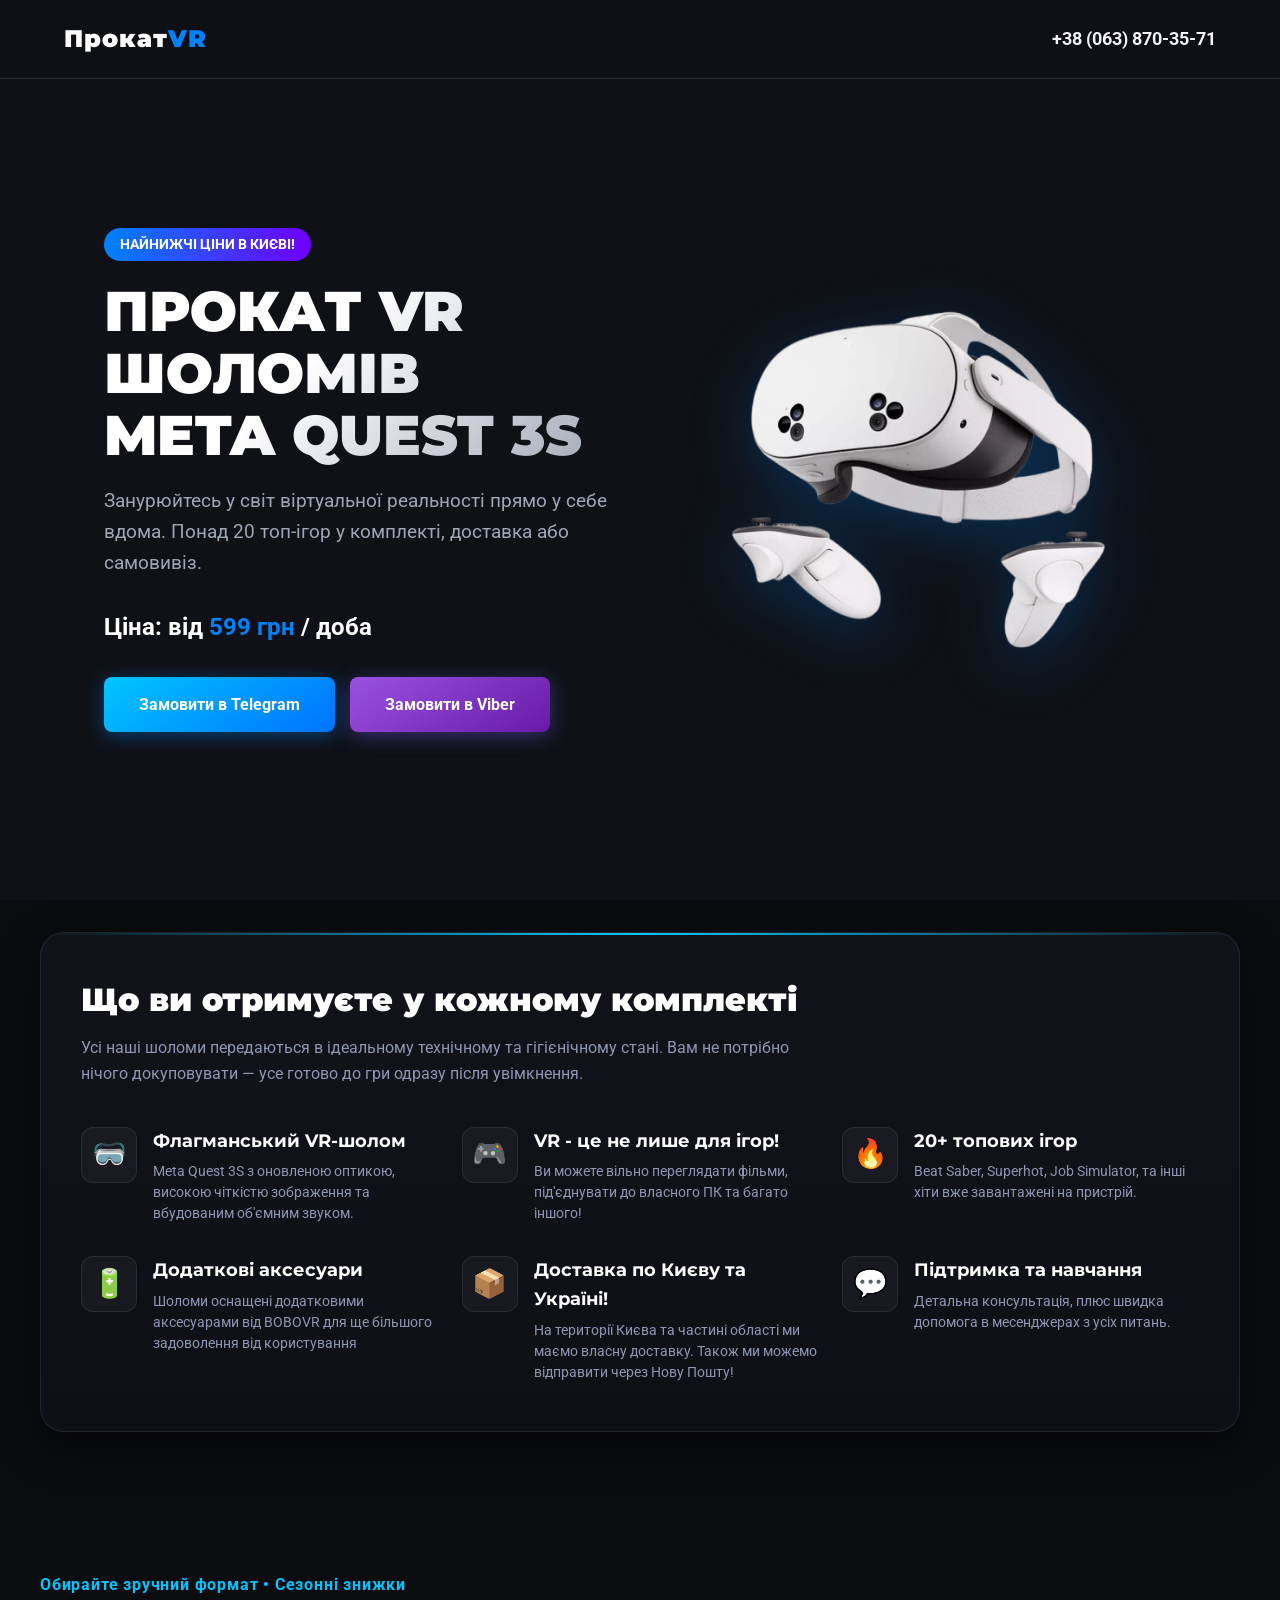
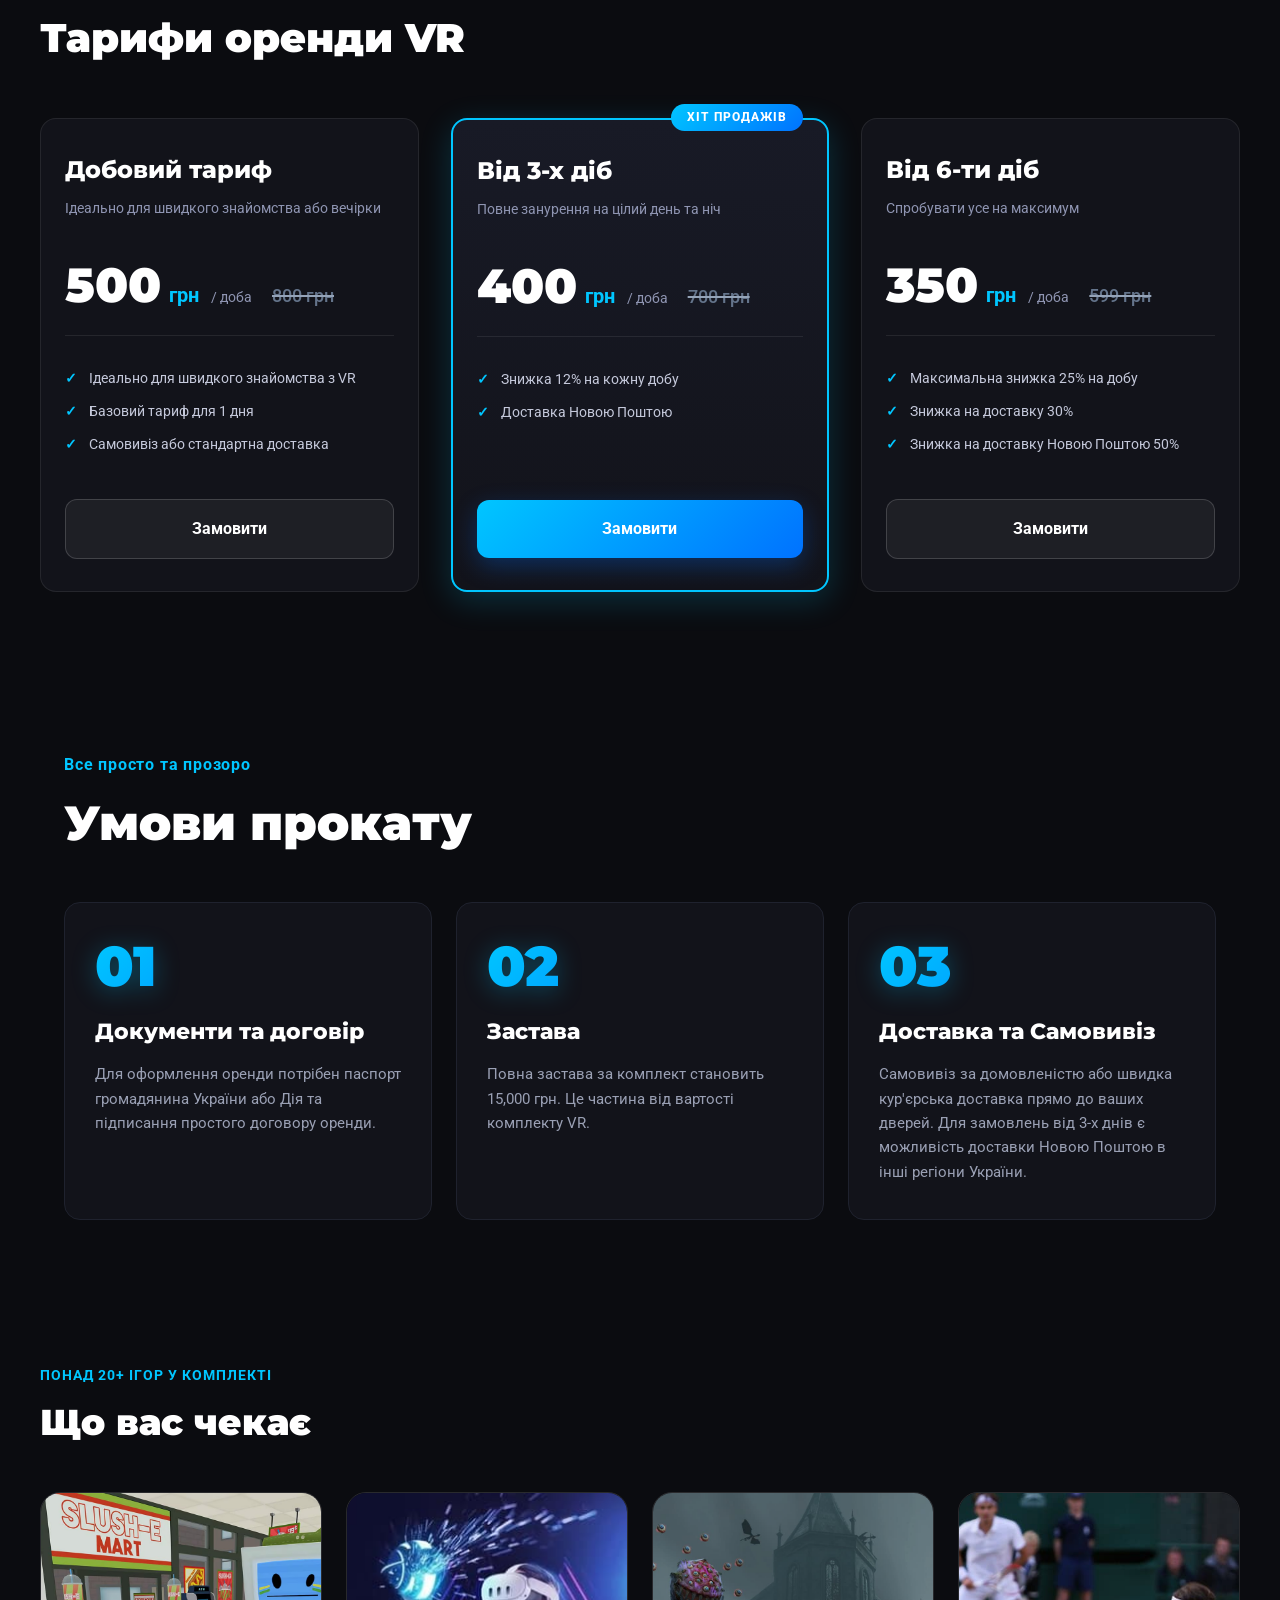
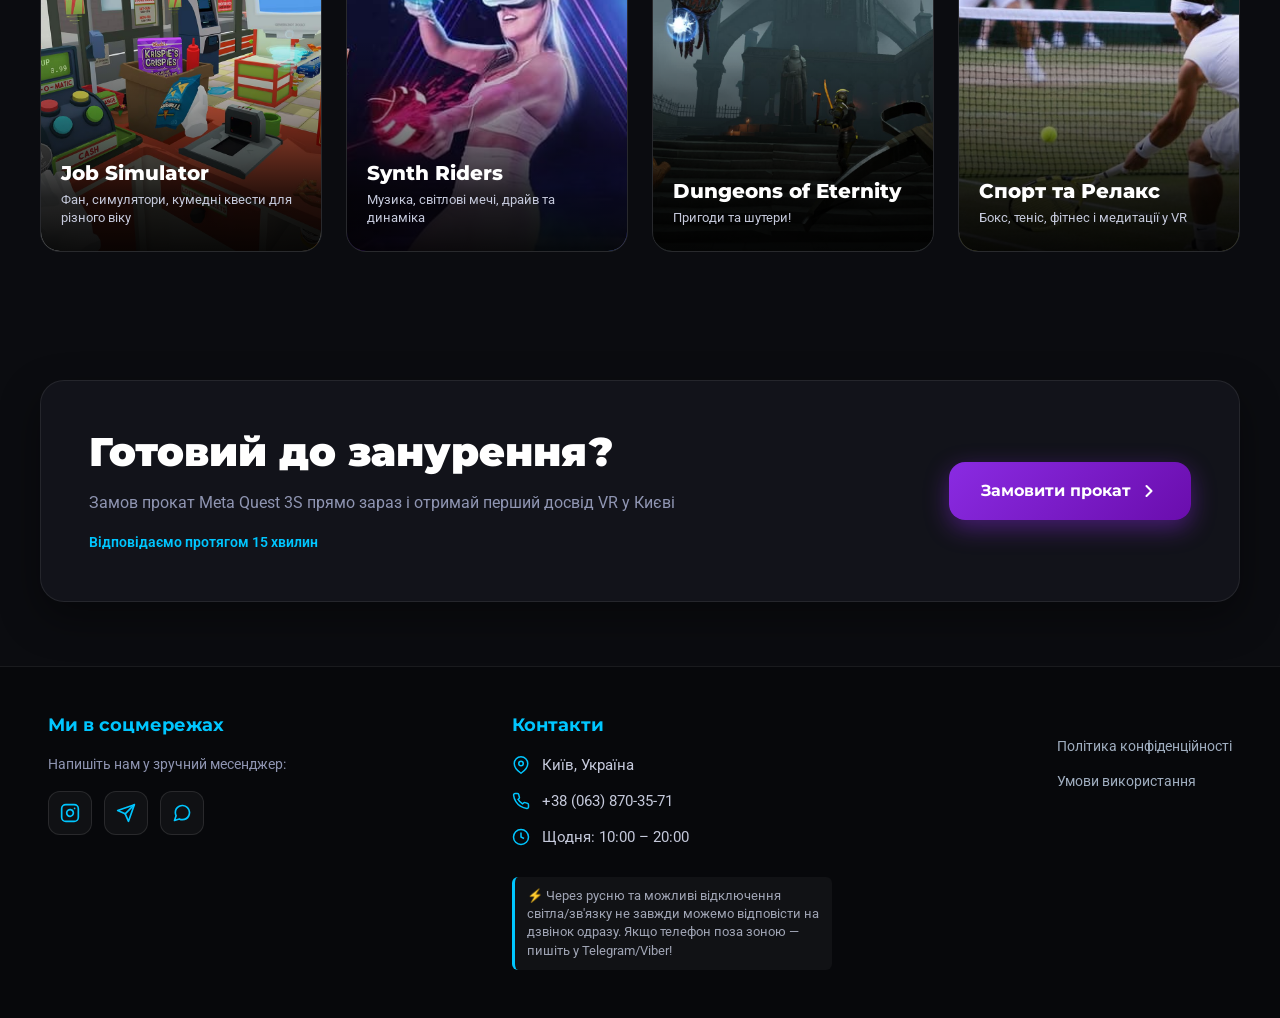
<file: index.html>
<!DOCTYPE html>
<html lang="uk">

<head>
  <meta charset="UTF-8">
  <meta name="viewport" content="width=device-width, initial-scale=1.0">
  <title>Прокат VR шолома Київ</title>
  <link rel="icon" type="image/jpg" href="/favicon.jpg">
  <link rel="apple-touch-icon" href="/favicon.jpg">
  <link rel="preconnect" href="https://fonts.googleapis.com">
  <link rel="preconnect" href="https://fonts.gstatic.com" crossorigin>
  <link rel="canonical" href="https://prokat-vr.store/">
  <meta name="description"
    content="Оренда та прокат VR-шоломів у Києві. Понад 20 топових ігор у комплекті, доставка до дверей або самовивіз. Від 599 грн/доба.">
  <link
    href="https://fonts.googleapis.com/css2?family=Montserrat:wght@800;900&family=Roboto:wght@400;500;700&display=swap"
    rel="stylesheet">
  <link rel="stylesheet" href="styles.css">
  <script type="application/ld+json">
{
  "@context": "https://schema.org",
  "@type": "LocalBusiness",
  "name": "Прокат VR Meta Quest 3S Київ",
  "image": "https://prokat-vr.store/og-image.jpg",
  "url": "https://prokat-vr.store",
  "telephone": "+380638703571",
  "priceRange": "599 - 800 UAH",
  "address": {
    "@type": "PostalAddress",
    "addressLocality": "Київ",
    "addressCountry": "UA"
  },
  "openingHoursSpecification": {
    "@type": "OpeningHoursSpecification",
    "dayOfWeek": [
      "Monday", "Tuesday", "Wednesday", "Thursday", "Friday", "Saturday", "Sunday"
    ],
    "opens": "10:00",
    "closes": "20:00"
  }
}
</script>
  <script async src="https://www.googletagmanager.com/gtag/js?id=G-33QW8CM693"></script>
  <script>
    window.dataLayer = window.dataLayer || [];
    function gtag() { dataLayer.push(arguments); }
    gtag('js', new Date());

    gtag('config', 'G-33QW8CM693');
  </script>
</head>
<!-- Google tag (gtag.js) -->

<body>

  <!-- Шапка сайту -->
  <header>
    <div class="logo">Прокат<span>VR</span></div>
    <!-- Вкажіть ваш номер телефону -->
    <a href="tel:+380638703571" class="header-phone"
      onclick="gtag('event', 'click_phone', {'event_category': 'phone'});">+38 (063) 870-35-71</a>
  </header>

  <!-- Головний екран -->
  <section id="hero" class="hero">
    <div class="hero-text">
      <span class="hero-badge">Найнижчі ціни в Києві!</span>
      <h1 class="hero-title">Прокат VR шоломів<br>Meta Quest 3S</h1>
      <p class="hero-subtitle">Занурюйтесь у світ віртуальної реальності прямо у себе вдома. Понад 20 топ-ігор у
        комплекті, доставка або самовивіз.</p>

      <div class="price-tag">
        Ціна: від <span>599 грн</span> / доба
      </div>

      <div class="btn-group">
        <!-- Посилання на ваші месенджери або дзвінок -->
        <a href="https://t.me/prokatVR_Kyiv" target="_blank" class="btn btn-primary"
          onclick="gtag('event', 'click_telegram', {'event_category': 'messenger'});">Замовити в Telegram</a>
        <a href="viber://chat?number=%2B380638703571" target="_blank" class="btn btn-red"
          onclick="gtag('event', 'click_viber', {'event_category': 'messenger'});">Замовити в Viber</a>
      </div>

    </div>

    <div class="hero-image">
      <!-- Офіційне зображення Meta Quest 3S -->
      <img src="./img/meta-quest3.png" alt="Meta Quest 3S VR Helmet">
    </div>
  </section>

  <!-- Що ви отримуєте-->
  <section class="included-section">
    <div class="included-container">

      <!-- Заголовок та опис -->
      <div class="included-header">
        <h2 class="included-title">Що ви отримуєте у кожному комплекті</h2>
        <p class="included-desc">
          Усі наші шоломи передаються в ідеальному технічному та гігієнічному стані.
          Вам не потрібно нічого докуповувати — усе готово до гри одразу після увімкнення.
        </p>
      </div>

      <!-- Сітка переваг та комплектації -->
      <div class="included-grid">

        <div class="included-item">
          <div class="item-icon">🥽</div>
          <div class="item-content">
            <h3>Флагманський VR-шолом</h3>
            <p>Meta Quest 3S з оновленою оптикою, високою чіткістю зображення та вбудованим об'ємним звуком.</p>
          </div>
        </div>

        <div class="included-item">
          <div class="item-icon">🎮</div>
          <div class="item-content">
            <h3>VR - це не лише для ігор!</h3>
            <p>Ви можете вільно переглядати фільми, під'єднувати до власного ПК та багато іншого!</p>
          </div>
        </div>

        <div class="included-item">
          <div class="item-icon">🔥</div>
          <div class="item-content">
            <h3>20+ топових ігор</h3>
            <p>Beat Saber, Superhot, Job Simulator, та інші хіти вже завантажені на пристрій.</p>
          </div>
        </div>

        <div class="included-item">
          <div class="item-icon">🔋</div>
          <div class="item-content">
            <h3>Додаткові аксесуари</h3>
            <p>Шоломи оснащені додатковими аксесуарами від BOBOVR для ще більшого задоволення від користування</p>
          </div>
        </div>

        <div class="included-item">
          <div class="item-icon">📦</div>
          <div class="item-content">
            <h3>Доставка по Києву та Україні!</h3>
            <p>На території Києва та частині області ми маємо власну доставку. Також ми можемо відправити через Нову
              Пошту!</p>
          </div>
        </div>

        <div class="included-item">
          <div class="item-icon">💬</div>
          <div class="item-content">
            <h3>Підтримка та навчання</h3>
            <p>Детальна консультація, плюс швидка допомога в месенджерах з усіх питань.</p>
          </div>
        </div>

      </div>

    </div>
  </section>

  <!-- Тарифна вартість -->
  <section class="pricing-section">
  <div class="pricing-container">
    <span class="pricing-subtitle">Обирайте зручний формат • Сезонні знижки</span>
    <h2 class="pricing-title">Тарифи оренди VR</h2>
    <div class="pricing-grid">

      <!-- Тариф 1: Старт / Погодинний -->
      <div class="pricing-card">
        <div class="pricing-header">
          <h3 class="plan-name">Добовий тариф</h3>
          <p class="plan-desc">Ідеально для швидкого знайомства або вечірки</p>
        </div>
        <div class="plan-price">
          <span class="price-amount">500</span>
          <span class="price-currency">грн</span>
          <span class="price-period">/ доба</span>
          <span class="old-price">800 грн</span>
        </div>
        <ul class="plan-features">
          <li>Ідеально для швидкого знайомства з VR</li>
          <li>Базовий тариф для 1 дня</li>
          <li>Самовивіз або стандартна доставка</li>
        </ul>
        <a href="#hero" class="btn btn-card-secondary"
          onclick="gtag('event', 'up-button', {'event_category': 'up-button'});">Замовити</a>
      </div>

      <!-- Тариф 2: ХІТ ПРОДАЖІВ (Популярний) -->
      <div class="pricing-card pricing-card-featured">
        <div class="featured-badge">Хіт продажів</div>
        <div class="pricing-header">
          <h3 class="plan-name">Від 3-х діб</h3>
          <p class="plan-desc">Повне занурення на цілий день та ніч</p>
        </div>
        <div class="plan-price">
          <span class="price-amount">400</span>
          <span class="price-currency">грн</span>
          <span class="price-period">/ доба</span>
          <span class="old-price">700 грн</span>
        </div>
        <ul class="plan-features">
          <li>Знижка 12% на кожну добу</li>
          <li>Доставка Новою Поштою</li>
        </ul>
        <a href="#hero" class="btn btn-card-primary"
          onclick="gtag('event', 'up-button', {'event_category': 'up-button'});">Замовити</a>
      </div>

      <!-- Тариф 3: Вихідні / Тиждень -->
      <div class="pricing-card">
        <div class="pricing-header">
          <h3 class="plan-name">Від 6-ти діб</h3>
          <p class="plan-desc">Спробувати усе на максимум</p>
        </div>
        <div class="plan-price">
          <span class="price-amount">350</span>
          <span class="price-currency">грн</span>
          <span class="price-period">/ доба</span>
          <span class="old-price">599 грн</span>
        </div>
        <ul class="plan-features">
          <li>Максимальна знижка 25% на добу</li>
          <li>Знижка на доставку 30%</li>
          <li>Знижка на доставку Новою Поштою 50%</li>
        </ul>
        <a href="#hero" class="btn btn-card-secondary"
          onclick="gtag('event', 'up-button', {'event_category': 'up-button'});">Замовити</a>
      </div>

    </div>
  </div>
</section>

  <!-- Умови-->
  <section class="conditions-section">
    <div class="conditions-container">
      <span class="conditions-subtitle">Все просто та прозоро</span>
      <h2 class="conditions-title">Умови прокату</h2>

      <div class="conditions-grid">
        <!-- Картка 1 -->
        <div class="condition-card">
          <div class="card-number">01</div>
          <h3 class="card-title">Документи та договір</h3>
          <p class="card-text">
            Для оформлення оренди потрібен паспорт громадянина України або Дія та підписання простого договору оренди.
          </p>
        </div>

        <!-- Картка 2 -->
        <div class="condition-card">
          <div class="card-number">02</div>
          <h3 class="card-title">Застава</h3>
          <p class="card-text">
            Повна застава за комплект становить 15,000 грн. Це частина від вартості комплекту VR.
          </p>
        </div>

        <!-- Картка 03 -->
        <div class="condition-card">
          <div class="card-number">03</div>
          <h3 class="card-title">Доставка та Самовивіз</h3>
          <p class="card-text">
            Самовивіз за домовленістю або швидка кур'єрська доставка прямо до ваших дверей. Для замовлень від 3-х днів є
            можливість доставки Новою Поштою в інші регіони України.
          </p>
        </div>
      </div>
    </div>
  </section>

  <section class="games-section">
    <div class="games-container">
      <span class="games-subtitle">Понад 20+ ігор у комплекті</span>
      <h2 class="games-title">Що вас чекає</h2>

      <div class="games-grid">

        <!-- Картка 1: Симулятори / Веселощі -->
        <div class="game-card">
          <img src="./img/job-simulator.avif" alt="Job Simulator" class="game-card-bg">
          <div class="game-card-overlay"></div>
          <div class="game-card-content">
            <h3 class="game-card-title">Job Simulator</h3>
            <p class="game-card-desc">Фан, симулятори, кумедні квести для різного віку</p>
          </div>
        </div>

        <!-- Картка 2: Екшн / Ритм -->
        <div class="game-card">
          <img src="./img/synth-riders.jpg" alt="Beat Saber" class="game-card-bg img-pos-right">
          <div class="game-card-overlay"></div>
          <div class="game-card-content">
            <h3 class="game-card-title">Synth Riders</h3>
            <p class="game-card-desc">Музика, світлові мечі, драйв та динаміка</p>
          </div>
        </div>

        <!-- Картка 3: Пригоди та Хорори -->
        <div class="game-card">
          <img src="./img/Dungeons-of-Eternity.jpg" alt="Resident Evil / Batman" class="game-card-bg">
          <div class="game-card-overlay"></div>
          <div class="game-card-content">
            <h3 class="game-card-title">Dungeons of Eternity</h3>
            <p class="game-card-desc">Пригоди та шутери!</p>
          </div>
        </div>

        <!-- Картка 4: Спорт та Релакс -->
        <div class="game-card">
          <img src="/img/sport.jpg" alt="Спорт та релакс" class="game-card-bg">
          <div class="game-card-overlay"></div>
          <div class="game-card-content">
            <h3 class="game-card-title">Спорт та Релакс</h3>
            <p class="game-card-desc">Бокс, теніс, фітнес і медитації у VR</p>
          </div>
        </div>

      </div>
    </div>
  </section>

  <section class="cta-section">
    <div class="cta-container">
      <div class="cta-content">
        <h2 class="cta-title">Готовий до занурення?</h2>
        <p class="cta-desc">Замов прокат Meta Quest 3S прямо зараз і отримай перший досвід VR у Києві</p>
        <span class="cta-status">Відповідаємо протягом 15 хвилин</span>
      </div>
      <div class="cta-action">
        <a href="#hero" class="btn btn-cta" onclick="gtag('event', 'up-button', {'event_category': 'up-button'});">
          Замовити прокат
          <svg width="20" height="20" viewBox="0 0 24 24" fill="none" stroke="currentColor" stroke-width="2.5"
            stroke-linecap="round" stroke-linejoin="round">
            <path d="m9 18 6-6-6-6" />
          </svg>
        </a>
      </div>
    </div>
  </section>

  <!-- Контакти / Футер -->
  <footer class="footer">
    <div class="footer-container">
      <div class="footer-main">

        <!-- Ліва колонка: Соцмережі та месенджери -->
        <div class="footer-col">
          <h3 class="footer-heading">Ми в соцмережах</h3>
          <p class="footer-subtext">Напишіть нам у зручний месенджер:</p>
          <div class="footer-socials">
            <!-- Instagram -->
            <a href="https://instagram.com/prokatvr.kyiv" target="_blank" class="social-btn social-insta"
              aria-label="Instagram" onclick="gtag('event', 'click_instagram', {'event_category': 'messenger'});">
              <svg width="20" height="20" viewBox="0 0 24 24" fill="none" stroke="currentColor" stroke-width="2"
                stroke-linecap="round" stroke-linejoin="round">
                <rect x="2" y="2" width="20" height="20" rx="5" ry="5"></rect>
                <path d="M16 11.37A4 4 0 1 1 12.63 8 4 4 0 0 1 16 11.37z"></path>
                <line x1="17.5" y1="6.5" x2="17.51" y2="6.5"></line>
              </svg>
            </a>
            <!-- Telegram -->
            <a href="https://t.me/prokatVR_Kyiv" target="_blank" class="social-btn social-tg" aria-label="Telegram"
              onclick="gtag('event', 'click_telegram', {'event_category': 'messenger'});">
              <svg width="20" height="20" viewBox="0 0 24 24" fill="none" stroke="currentColor" stroke-width="2"
                stroke-linecap="round" stroke-linejoin="round">
                <line x1="22" y1="2" x2="11" y2="13"></line>
                <polygon points="22 2 15 22 11 13 2 9 22 2"></polygon>
              </svg>
            </a>
            <!-- Viber -->
            <a href="viber://chat?number=%2B380638703571" target="_blank" class="social-btn social-viber"
              aria-label="Viber" onclick="gtag('event', 'click_viber', {'event_category': 'messenger'});">
              <svg width="20" height="20" viewBox="0 0 24 24" fill="none" stroke="currentColor" stroke-width="2"
                stroke-linecap="round" stroke-linejoin="round">
                <path
                  d="M21 11.5a8.38 8.38 0 0 1-.9 3.8 8.5 8.5 0 0 1-7.6 4.7 8.38 8.38 0 0 1-3.8-.9L3 21l1.9-5.7a8.38 8.38 0 0 1-.9-3.8 8.5 8.5 0 0 1 4.7-7.6 8.38 8.38 0 0 1 3.8-.9h.5a8.48 8.48 0 0 1 8 8v.5z">
                </path>
              </svg>
            </a>
          </div>
        </div>

        <!-- Права колонка: Контакти -->
        <div class="footer-col">
          <h3 class="footer-heading">Контакти</h3>
          <ul class="footer-contacts">
            <li>
              <svg width="18" height="18" viewBox="0 0 24 24" fill="none" stroke="currentColor" stroke-width="2">
                <path d="M21 10c0 7-9 13-9 13s-9-6-9-13a9 9 0 0 1 18 0z"></path>
                <circle cx="12" cy="10" r="3"></circle>
              </svg>
              <span>Київ, Україна</span>
            </li>
            <li>
              <svg width="18" height="18" viewBox="0 0 24 24" fill="none" stroke="currentColor" stroke-width="2">
                <path
                  d="M22 16.92v3a2 2 0 0 1-2.18 2 19.79 19.79 0 0 1-8.63-3.07 19.5 19.5 0 0 1-6-6 19.79 19.79 0 0 1-3.07-8.67A2 2 0 0 1 4.11 2h3a2 2 0 0 1 2 1.72 12.84 12.84 0 0 0 .7 2.81 2 2 0 0 1-.45 2.11L8.09 9.91a16 16 0 0 0 6 6l1.27-1.27a2 2 0 0 1 2.11-.45 12.84 12.84 0 0 0 2.81.7A2 2 0 0 1 22 16.92z">
                </path>
              </svg>
              <a href="tel:+380638703571" onclick="gtag('event', 'click_phone', {'event_category': 'phone'});">+38 (063)
                870-35-71</a>
            </li>
            <li>
              <svg width="18" height="18" viewBox="0 0 24 24" fill="none" stroke="currentColor" stroke-width="2">
                <circle cx="12" cy="12" r="10"></circle>
                <polyline points="12 6 12 12 16 14"></polyline>
              </svg>
              <span>Щодня: 10:00 – 20:00</span>
            </li>
          </ul>
          <p class="footer-notice">
            ⚡ Через русню та можливі відключення світла/зв'язку не завжди можемо відповісти на дзвінок одразу. Якщо
            телефон поза зоною — пишіть у Telegram/Viber!</p>
        </div>
        <div class="footer-legal">
          <a href="/terms.html" class="footer-link">Умови використання</a>
          <a href="/privacy.html" class="footer-link">Політика конфіденційності</a>
        </div>

      </div>
    </div>
  </footer>




<!-- BEGIN PLERDY CODE -->
<script data-plerdy_code='1'>
(function(w,d){
  if(w.__plerdyCode)return;
  w.__plerdyCode=1;
  w._protocol=w.location.protocol=="https:"?"https://":"http://";
  w._site_hash_code="87ab5d4aee7cc45d77526a10caa65fa3";
  w._suid=82083;
  var s=d.createElement("script");
  s.async=true;
  s.referrerPolicy="strict-origin-when-cross-origin";
  s.src="https://a.plerdy.com/public/js/click/main.js?v="+Math.random();
  d.head.appendChild(s);
})(window,document);
</script>
<!-- END PLERDY CODE -->
</body>

</html>
</file>
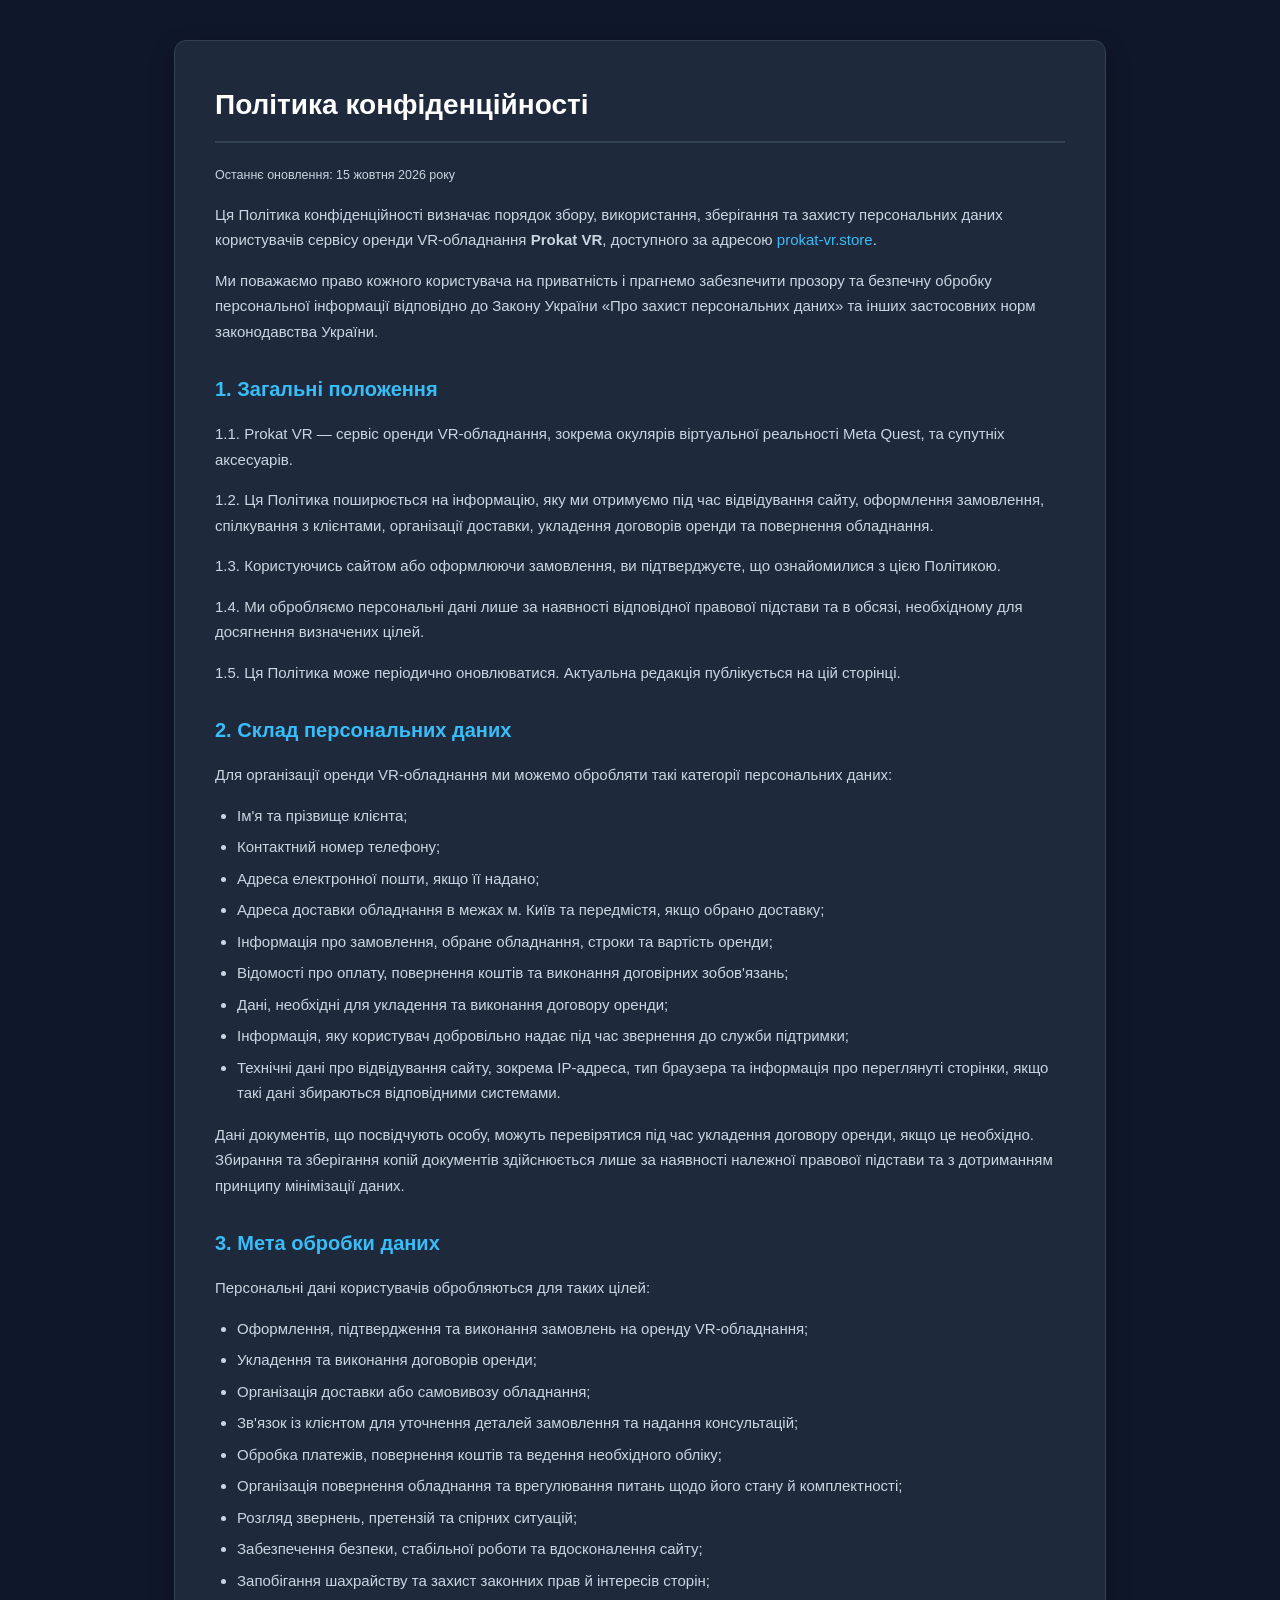
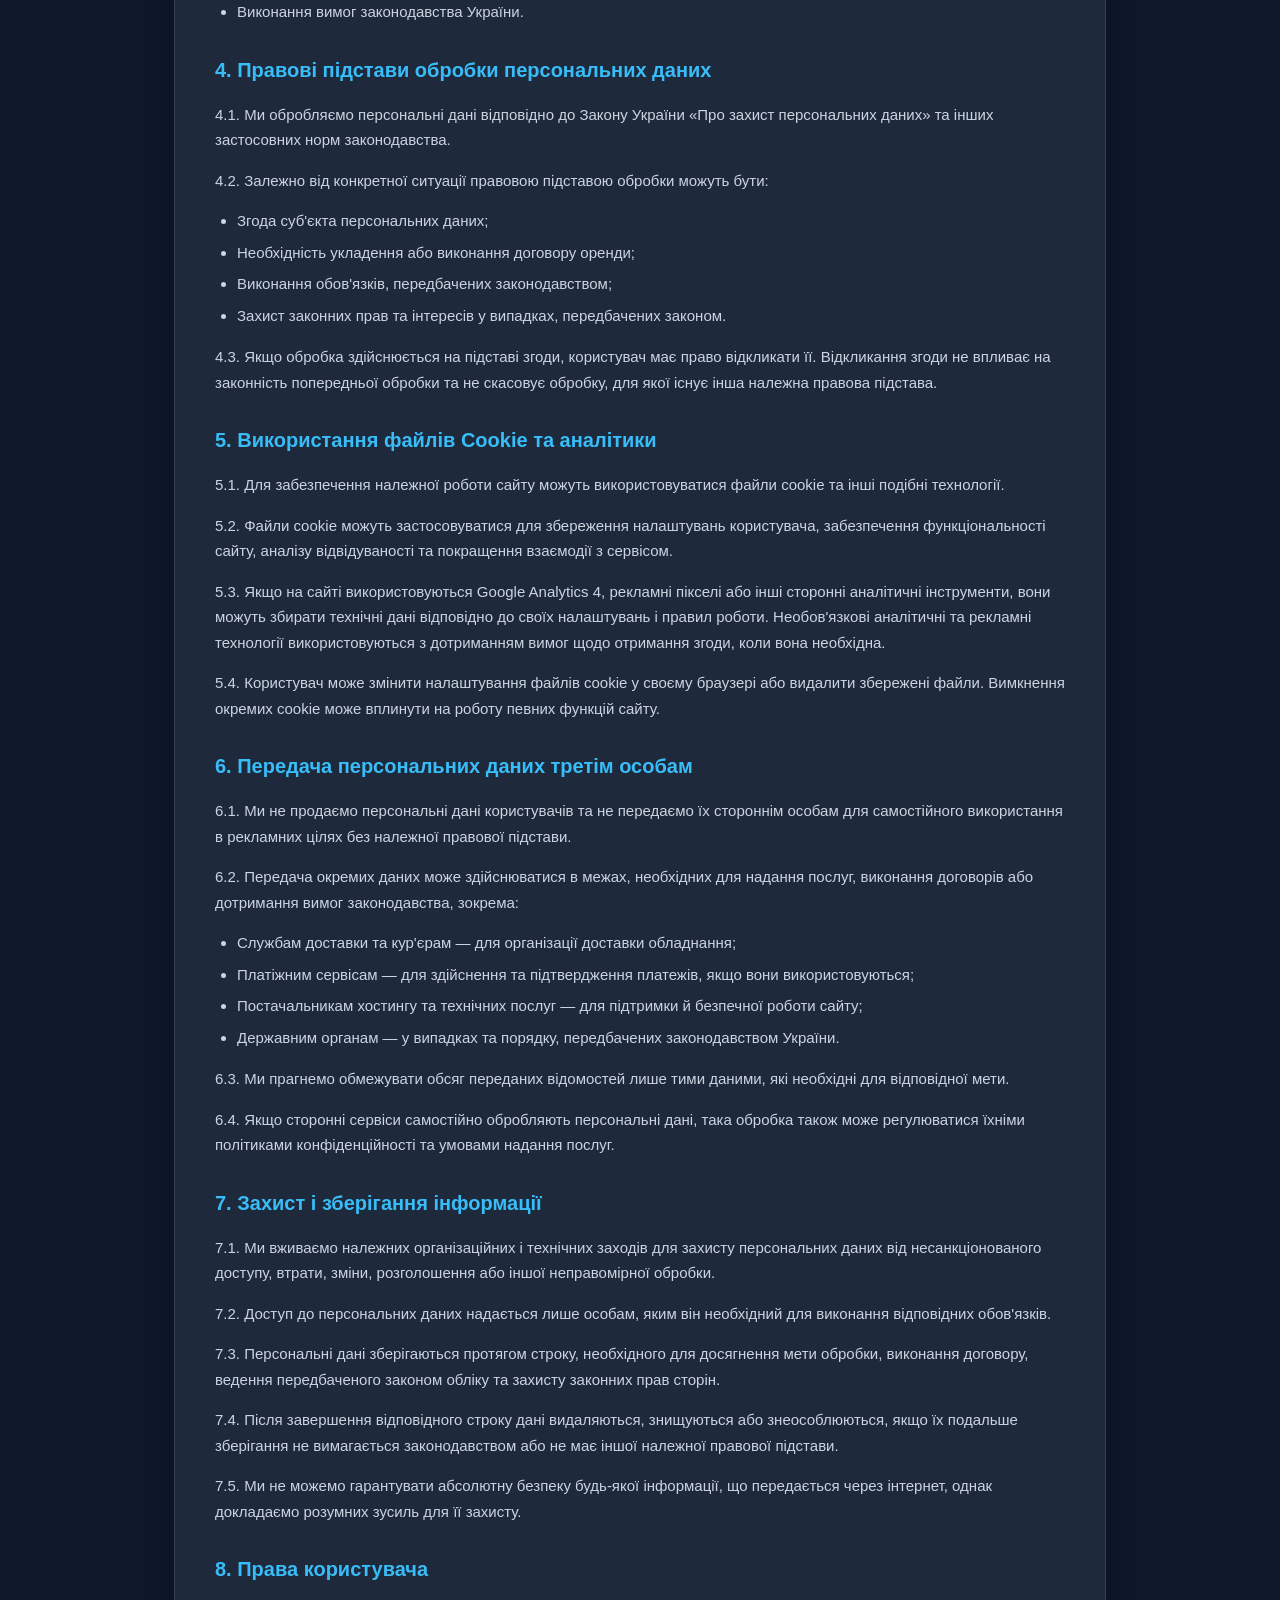
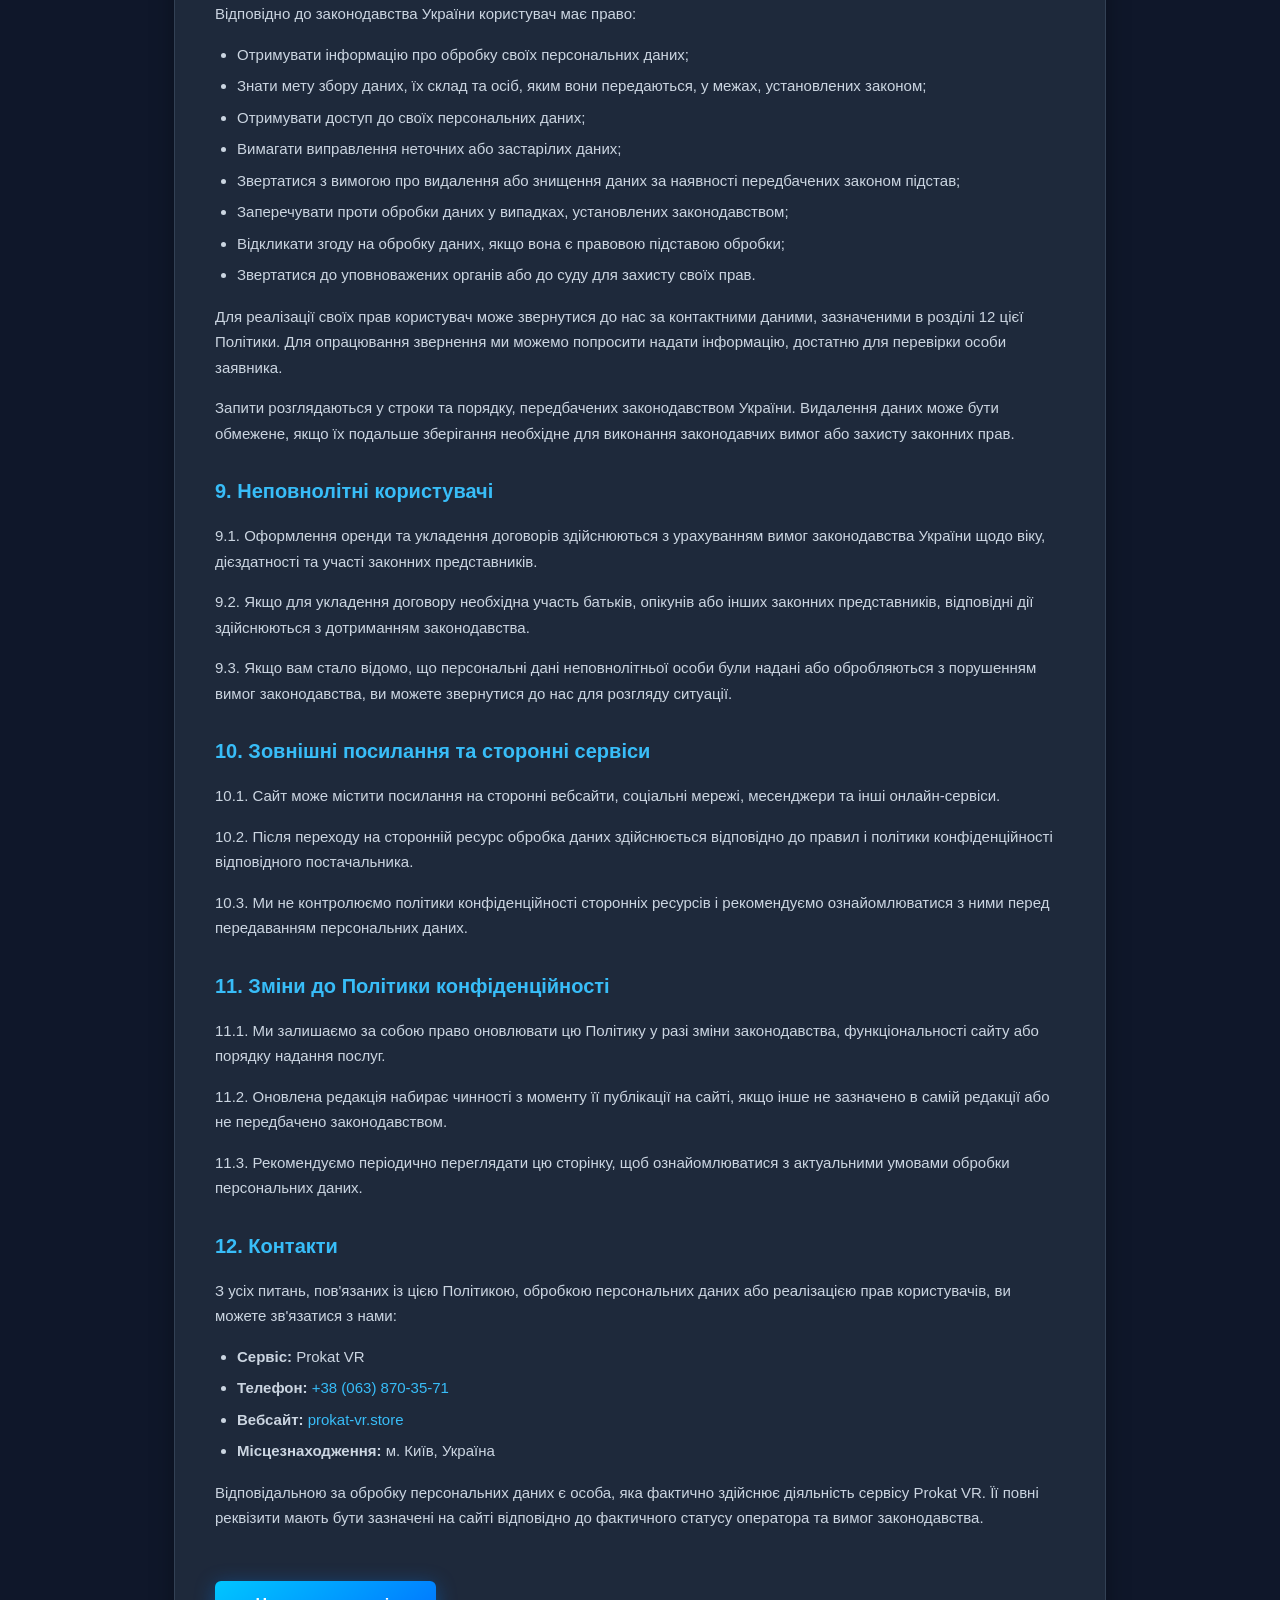
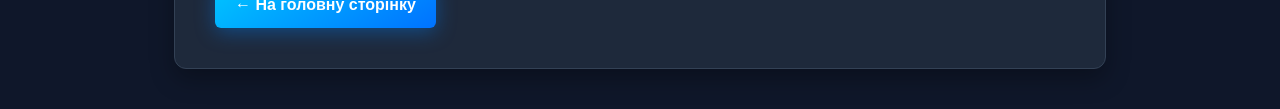
<file: privacy.html>
<!DOCTYPE html>
<html lang="uk">

<head>
  <meta charset="UTF-8">
  <meta name="viewport" content="width=device-width, initial-scale=1.0">

  <title>Політика конфіденційності | Prokat VR Київ</title>
  <link rel="icon" type="image/jpg" href="/favicon.jpg">
  <link rel="apple-touch-icon" href="/favicon.jpg">
  <meta name="description"
    content="Політика конфіденційності та захисту персональних даних сервісу оренди VR-обладнання Prokat VR (prokat-vr.store) у Києві.">
  <meta name="robots" content="index, follow">
  <link rel="canonical" href="https://prokat-vr.store/privacy.html">

  <!-- Open Graph -->
  <meta property="og:title" content="Політика конфіденційності | Prokat VR Київ">
  <meta property="og:description"
    content="Інформація про захист персональних даних та використання cookies на сайті prokat-vr.store.">
  <meta property="og:type" content="website">
  <meta property="og:url" content="https://prokat-vr.store/privacy.html">
  <meta property="og:image" content="https://prokat-vr.store/og-image.jpg">

  <style>
    body {
      font-family: 'Segoe UI', Roboto, Helvetica, Arial, sans-serif;
      line-height: 1.7;
      color: #cbd5e1;
      background-color: #0f172a;
      margin: 0;
      padding: 40px 20px;
    }

    .container {
      max-width: 850px;
      margin: 0 auto;
      background: #1e293b;
      padding: 40px;
      border-radius: 12px;
      border: 1px solid #334155;
      box-shadow: 0 10px 25px rgba(0, 0, 0, 0.3);
    }

    h1 {
      color: #fff;
      font-size: 28px;
      border-bottom: 2px solid #334155;
      padding-bottom: 12px;
      margin-top: 0;
    }

    h2 {
      color: #38bdf8;
      font-size: 20px;
      margin-top: 28px;
      margin-bottom: 10px;
    }

    p,
    li {
      font-size: 15px;
      color: #cbd5e1;
    }

    ul {
      padding-left: 22px;
      margin-top: 8px;
    }

    li {
      margin-bottom: 6px;
    }

    a {
      color: #38bdf8;
      text-decoration: none;
    }

    a:hover {
      text-decoration: underline;
    }

    .date {
      font-size: 14px;
      color: #94a3b8;
      margin-bottom: 20px;
    }

    .back-btn {
      display: inline-block;
      margin-top: 35px;
      padding: 10px 20px;
      background: linear-gradient(144deg, #00C6FF 0%, #0072FF 100%);
      color: #fff;
      box-shadow: 0 4px 20px rgba(0, 130, 251, 0.4);
      border-radius: 6px;
      font-weight: 600;
      text-decoration: none;
      transition: background-color 0.2s ease;
    }

    .back-btn:hover {
      box-shadow: 0 6px 25px rgba(0, 130, 251, 0.6);
    }
  </style>
  <script type="application/ld+json">
{
  "@context": "https://schema.org",
  "@type": "LocalBusiness",
  "name": "Прокат VR Meta Quest 3S Київ",
  "image": "https://prokat-vr.store/og-image.jpg",
  "url": "https://prokat-vr.store",
  "telephone": "+380638703571",
  "priceRange": "599 - 800 UAH",
  "address": {
    "@type": "PostalAddress",
    "addressLocality": "Київ",
    "addressCountry": "UA"
  },
  "openingHoursSpecification": {
    "@type": "OpeningHoursSpecification",
    "dayOfWeek": [
      "Monday", "Tuesday", "Wednesday", "Thursday", "Friday", "Saturday", "Sunday"
    ],
    "opens": "10:00",
    "closes": "20:00"
  }
}
</script>
  <script async src="https://www.googletagmanager.com/gtag/js?id=G-33QW8CM693"></script>
  <script>
    window.dataLayer = window.dataLayer || [];
    function gtag() { dataLayer.push(arguments); }
    gtag('js', new Date());

    gtag('config', 'G-33QW8CM693');
  </script>
</head>


<body>

  <div class="container">
    <h1>Політика конфіденційності</h1>
    <p><small>Останнє оновлення: 15 жовтня 2026 року</small></p>

    <p>Ця Політика конфіденційності визначає порядок збору, використання, зберігання та захисту персональних даних
      користувачів сервісу оренди VR-обладнання <strong>Prokat VR</strong>, доступного за адресою <a
        href="https://prokat-vr.store">prokat-vr.store</a>.</p>

    <p>Ми поважаємо право кожного користувача на приватність і прагнемо забезпечити прозору та безпечну обробку
      персональної інформації відповідно до Закону України «Про захист персональних даних» та інших застосовних норм
      законодавства України.</p>

    <h2>1. Загальні положення</h2>

    <p>1.1. Prokat VR — сервіс оренди VR-обладнання, зокрема окулярів віртуальної реальності Meta Quest, та супутніх
      аксесуарів.</p>

    <p>1.2. Ця Політика поширюється на інформацію, яку ми отримуємо під час відвідування сайту, оформлення замовлення,
      спілкування з клієнтами, організації доставки, укладення договорів оренди та повернення обладнання.</p>

    <p>1.3. Користуючись сайтом або оформлюючи замовлення, ви підтверджуєте, що ознайомилися з цією Політикою.</p>

    <p>1.4. Ми обробляємо персональні дані лише за наявності відповідної правової підстави та в обсязі, необхідному для
      досягнення визначених цілей.</p>

    <p>1.5. Ця Політика може періодично оновлюватися. Актуальна редакція публікується на цій сторінці.</p>

    <h2>2. Склад персональних даних</h2>

    <p>Для організації оренди VR-обладнання ми можемо обробляти такі категорії персональних даних:</p>

    <ul>
      <li>Ім'я та прізвище клієнта;</li>
      <li>Контактний номер телефону;</li>
      <li>Адреса електронної пошти, якщо її надано;</li>
      <li>Адреса доставки обладнання в межах м. Київ та передмістя, якщо обрано доставку;</li>
      <li>Інформація про замовлення, обране обладнання, строки та вартість оренди;</li>
      <li>Відомості про оплату, повернення коштів та виконання договірних зобов'язань;</li>
      <li>Дані, необхідні для укладення та виконання договору оренди;</li>
      <li>Інформація, яку користувач добровільно надає під час звернення до служби підтримки;</li>
      <li>Технічні дані про відвідування сайту, зокрема IP-адреса, тип браузера та інформація про переглянуті сторінки,
        якщо такі дані збираються відповідними системами.</li>
    </ul>

    <p>Дані документів, що посвідчують особу, можуть перевірятися під час укладення договору оренди, якщо це необхідно.
      Збирання та зберігання копій документів здійснюється лише за наявності належної правової підстави та з дотриманням
      принципу мінімізації даних.</p>

    <h2>3. Мета обробки даних</h2>

    <p>Персональні дані користувачів обробляються для таких цілей:</p>

    <ul>
      <li>Оформлення, підтвердження та виконання замовлень на оренду VR-обладнання;</li>
      <li>Укладення та виконання договорів оренди;</li>
      <li>Організація доставки або самовивозу обладнання;</li>
      <li>Зв'язок із клієнтом для уточнення деталей замовлення та надання консультацій;</li>
      <li>Обробка платежів, повернення коштів та ведення необхідного обліку;</li>
      <li>Організація повернення обладнання та врегулювання питань щодо його стану й комплектності;</li>
      <li>Розгляд звернень, претензій та спірних ситуацій;</li>
      <li>Забезпечення безпеки, стабільної роботи та вдосконалення сайту;</li>
      <li>Запобігання шахрайству та захист законних прав й інтересів сторін;</li>
      <li>Виконання вимог законодавства України.</li>
    </ul>

    <h2>4. Правові підстави обробки персональних даних</h2>

    <p>4.1. Ми обробляємо персональні дані відповідно до Закону України «Про захист персональних даних» та інших
      застосовних норм законодавства.</p>

    <p>4.2. Залежно від конкретної ситуації правовою підставою обробки можуть бути:</p>

    <ul>
      <li>Згода суб'єкта персональних даних;</li>
      <li>Необхідність укладення або виконання договору оренди;</li>
      <li>Виконання обов'язків, передбачених законодавством;</li>
      <li>Захист законних прав та інтересів у випадках, передбачених законом.</li>
    </ul>

    <p>4.3. Якщо обробка здійснюється на підставі згоди, користувач має право відкликати її. Відкликання згоди не
      впливає на законність попередньої обробки та не скасовує обробку, для якої існує інша належна правова підстава.
    </p>

    <h2>5. Використання файлів Cookie та аналітики</h2>

    <p>5.1. Для забезпечення належної роботи сайту можуть використовуватися файли cookie та інші подібні технології.</p>

    <p>5.2. Файли cookie можуть застосовуватися для збереження налаштувань користувача, забезпечення функціональності
      сайту, аналізу відвідуваності та покращення взаємодії з сервісом.</p>

    <p>5.3. Якщо на сайті використовуються Google Analytics 4, рекламні пікселі або інші сторонні аналітичні
      інструменти, вони можуть збирати технічні дані відповідно до своїх налаштувань і правил роботи. Необов'язкові
      аналітичні та рекламні технології використовуються з дотриманням вимог щодо отримання згоди, коли вона необхідна.
    </p>

    <p>5.4. Користувач може змінити налаштування файлів cookie у своєму браузері або видалити збережені файли. Вимкнення
      окремих cookie може вплинути на роботу певних функцій сайту.</p>

    <h2>6. Передача персональних даних третім особам</h2>

    <p>6.1. Ми не продаємо персональні дані користувачів та не передаємо їх стороннім особам для самостійного
      використання в рекламних цілях без належної правової підстави.</p>

    <p>6.2. Передача окремих даних може здійснюватися в межах, необхідних для надання послуг, виконання договорів або
      дотримання вимог законодавства, зокрема:</p>

    <ul>
      <li>Службам доставки та кур'єрам — для організації доставки обладнання;</li>
      <li>Платіжним сервісам — для здійснення та підтвердження платежів, якщо вони використовуються;</li>
      <li>Постачальникам хостингу та технічних послуг — для підтримки й безпечної роботи сайту;</li>
      <li>Державним органам — у випадках та порядку, передбачених законодавством України.</li>
    </ul>

    <p>6.3. Ми прагнемо обмежувати обсяг переданих відомостей лише тими даними, які необхідні для відповідної мети.</p>

    <p>6.4. Якщо сторонні сервіси самостійно обробляють персональні дані, така обробка також може регулюватися їхніми
      політиками конфіденційності та умовами надання послуг.</p>

    <h2>7. Захист і зберігання інформації</h2>

    <p>7.1. Ми вживаємо належних організаційних і технічних заходів для захисту персональних даних від несанкціонованого
      доступу, втрати, зміни, розголошення або іншої неправомірної обробки.</p>

    <p>7.2. Доступ до персональних даних надається лише особам, яким він необхідний для виконання відповідних
      обов'язків.</p>

    <p>7.3. Персональні дані зберігаються протягом строку, необхідного для досягнення мети обробки, виконання договору,
      ведення передбаченого законом обліку та захисту законних прав сторін.</p>

    <p>7.4. Після завершення відповідного строку дані видаляються, знищуються або знеособлюються, якщо їх подальше
      зберігання не вимагається законодавством або не має іншої належної правової підстави.</p>

    <p>7.5. Ми не можемо гарантувати абсолютну безпеку будь-якої інформації, що передається через інтернет, однак
      докладаємо розумних зусиль для її захисту.</p>

    <h2>8. Права користувача</h2>

    <p>Відповідно до законодавства України користувач має право:</p>

    <ul>
      <li>Отримувати інформацію про обробку своїх персональних даних;</li>
      <li>Знати мету збору даних, їх склад та осіб, яким вони передаються, у межах, установлених законом;</li>
      <li>Отримувати доступ до своїх персональних даних;</li>
      <li>Вимагати виправлення неточних або застарілих даних;</li>
      <li>Звертатися з вимогою про видалення або знищення даних за наявності передбачених законом підстав;</li>
      <li>Заперечувати проти обробки даних у випадках, установлених законодавством;</li>
      <li>Відкликати згоду на обробку даних, якщо вона є правовою підставою обробки;</li>
      <li>Звертатися до уповноважених органів або до суду для захисту своїх прав.</li>
    </ul>

    <p>Для реалізації своїх прав користувач може звернутися до нас за контактними даними, зазначеними в розділі 12 цієї
      Політики. Для опрацювання звернення ми можемо попросити надати інформацію, достатню для перевірки особи заявника.
    </p>

    <p>Запити розглядаються у строки та порядку, передбачених законодавством України. Видалення даних може бути
      обмежене, якщо їх подальше зберігання необхідне для виконання законодавчих вимог або захисту законних прав.</p>

    <h2>9. Неповнолітні користувачі</h2>

    <p>9.1. Оформлення оренди та укладення договорів здійснюються з урахуванням вимог законодавства України щодо віку,
      дієздатності та участі законних представників.</p>

    <p>9.2. Якщо для укладення договору необхідна участь батьків, опікунів або інших законних представників, відповідні
      дії здійснюються з дотриманням законодавства.</p>

    <p>9.3. Якщо вам стало відомо, що персональні дані неповнолітньої особи були надані або обробляються з порушенням
      вимог законодавства, ви можете звернутися до нас для розгляду ситуації.</p>

    <h2>10. Зовнішні посилання та сторонні сервіси</h2>

    <p>10.1. Сайт може містити посилання на сторонні вебсайти, соціальні мережі, месенджери та інші онлайн-сервіси.</p>

    <p>10.2. Після переходу на сторонній ресурс обробка даних здійснюється відповідно до правил і політики
      конфіденційності відповідного постачальника.</p>

    <p>10.3. Ми не контролюємо політики конфіденційності сторонніх ресурсів і рекомендуємо ознайомлюватися з ними перед
      передаванням персональних даних.</p>

    <h2>11. Зміни до Політики конфіденційності</h2>

    <p>11.1. Ми залишаємо за собою право оновлювати цю Політику у разі зміни законодавства, функціональності сайту або
      порядку надання послуг.</p>

    <p>11.2. Оновлена редакція набирає чинності з моменту її публікації на сайті, якщо інше не зазначено в самій
      редакції або не передбачено законодавством.</p>

    <p>11.3. Рекомендуємо періодично переглядати цю сторінку, щоб ознайомлюватися з актуальними умовами обробки
      персональних даних.</p>

    <h2>12. Контакти</h2>

    <p>З усіх питань, пов'язаних із цією Політикою, обробкою персональних даних або реалізацією прав користувачів, ви
      можете зв'язатися з нами:</p>

    <ul>
      <li><strong>Сервіс:</strong> Prokat VR</li>
      <li><strong>Телефон:</strong> <a href="tel:+380638703571">+38 (063) 870-35-71</a></li>
      <li><strong>Вебсайт:</strong> <a href="https://prokat-vr.store">prokat-vr.store</a></li>
      <li><strong>Місцезнаходження:</strong> м. Київ, Україна</li>
    </ul>

    <p>Відповідальною за обробку персональних даних є особа, яка фактично здійснює діяльність сервісу Prokat VR. Її
      повні реквізити мають бути зазначені на сайті відповідно до фактичного статусу оператора та вимог законодавства.
    </p>

    <a href="/" class="back-btn">← На головну сторінку</a>
  </div>
<!-- BEGIN PLERDY CODE -->
<script data-plerdy_code='1'>
(function(w,d){
  if(w.__plerdyCode)return;
  w.__plerdyCode=1;
  w._protocol=w.location.protocol=="https:"?"https://":"http://";
  w._site_hash_code="87ab5d4aee7cc45d77526a10caa65fa3";
  w._suid=82083;
  var s=d.createElement("script");
  s.async=true;
  s.referrerPolicy="strict-origin-when-cross-origin";
  s.src="https://a.plerdy.com/public/js/click/main.js?v="+Math.random();
  d.head.appendChild(s);
})(window,document);
</script>
<!-- END PLERDY CODE -->
</body>

</html>
</file>
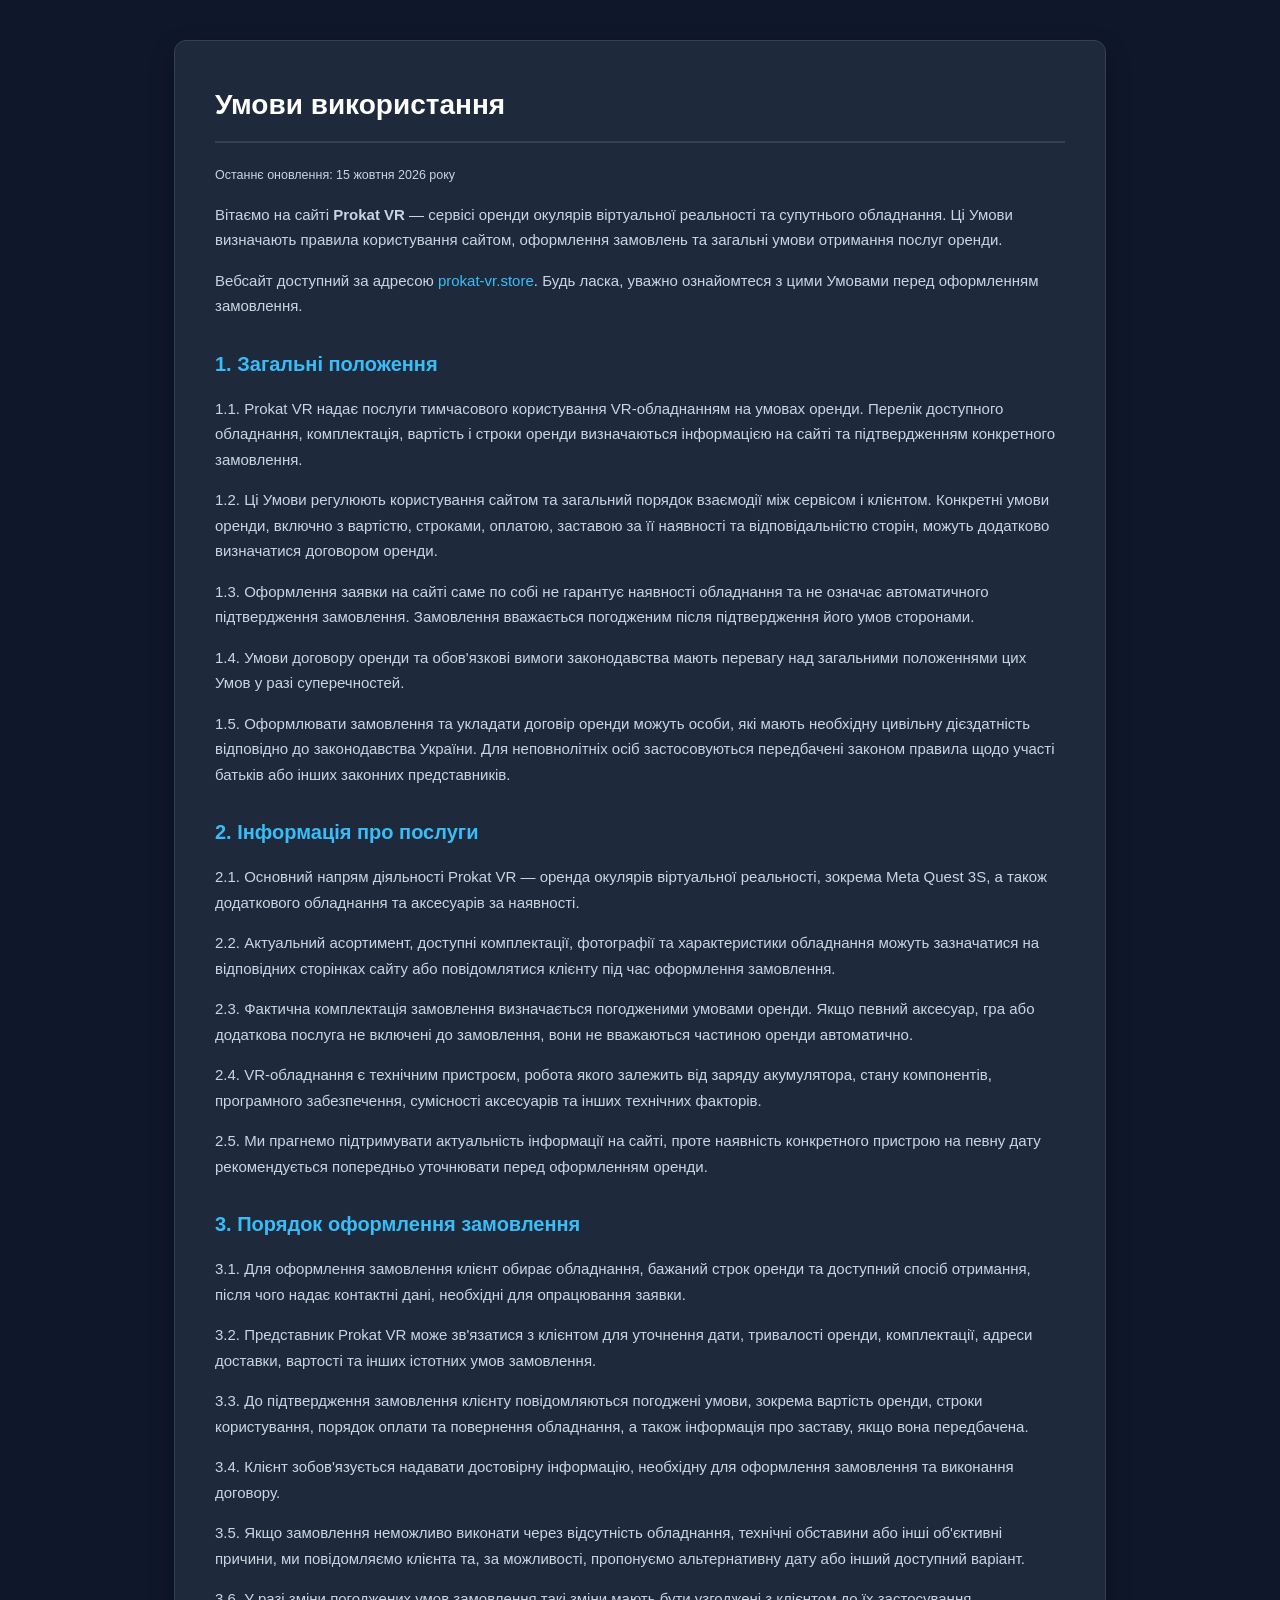
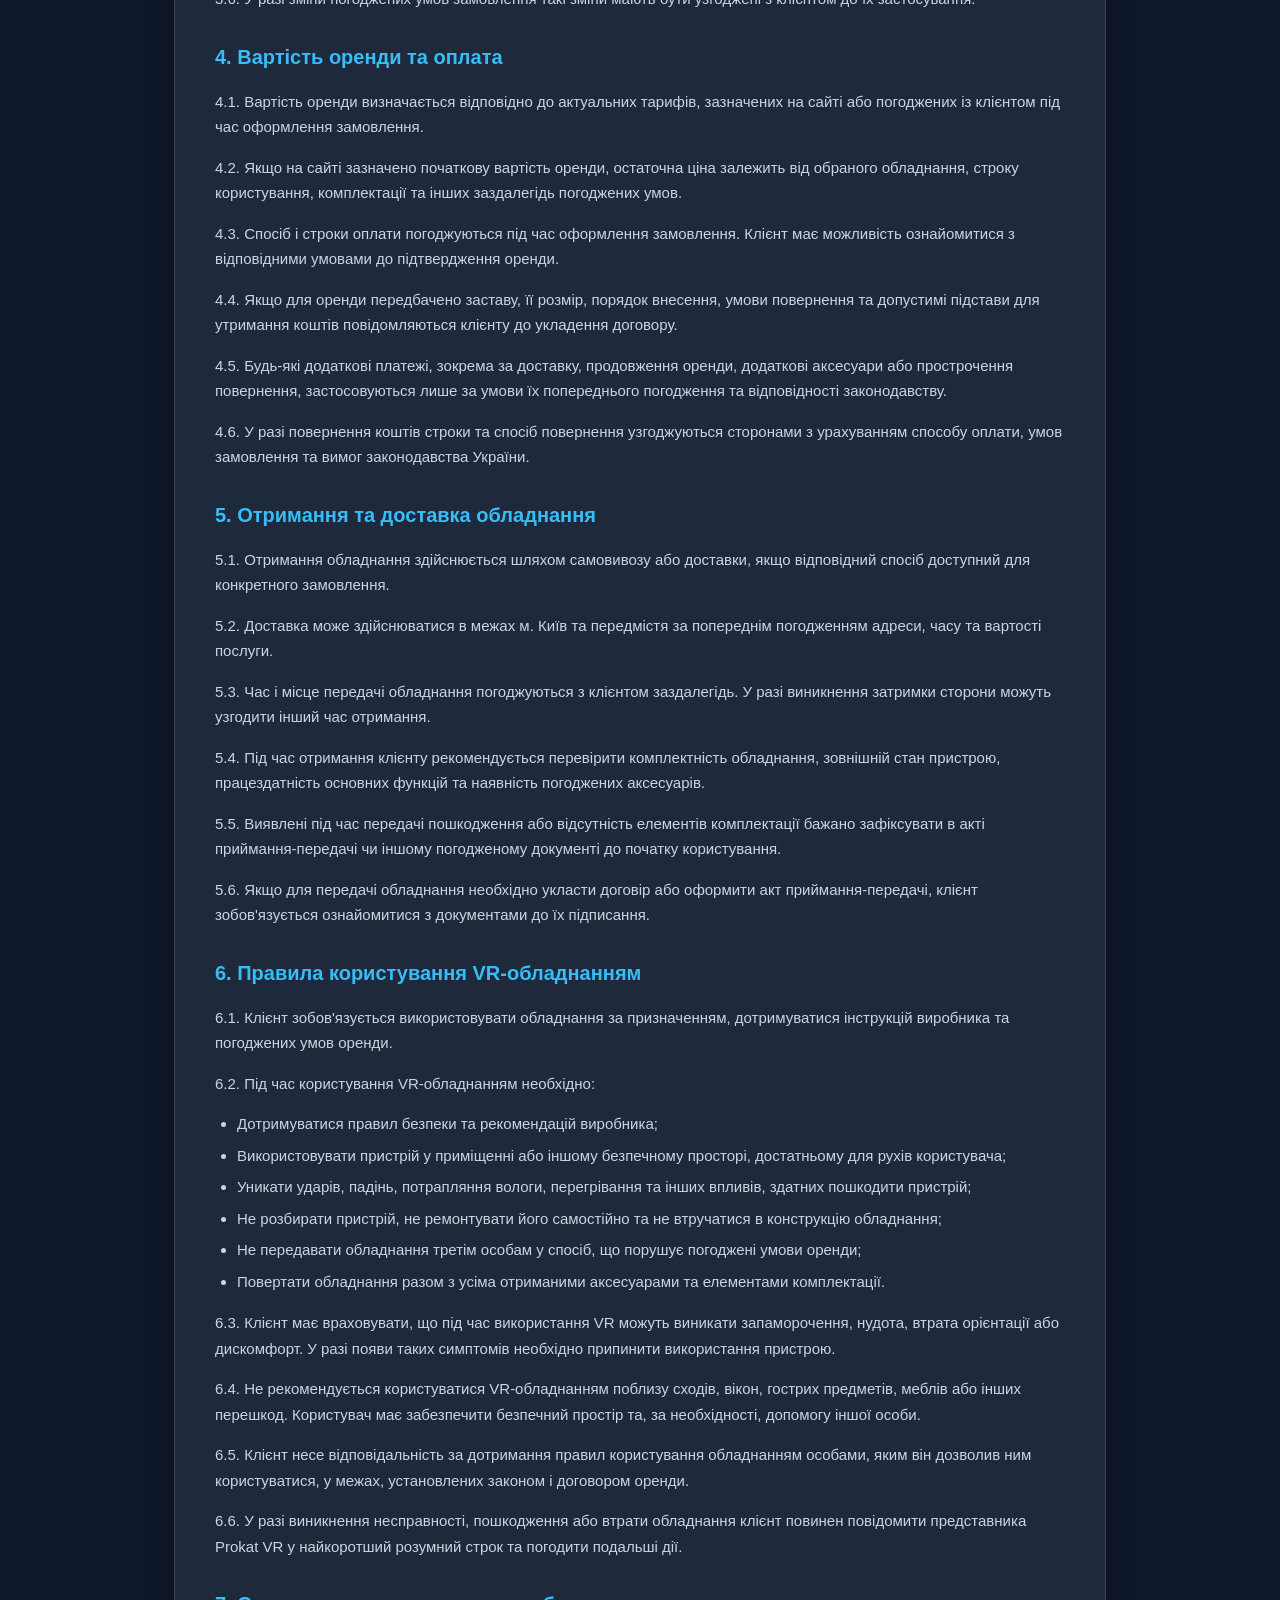
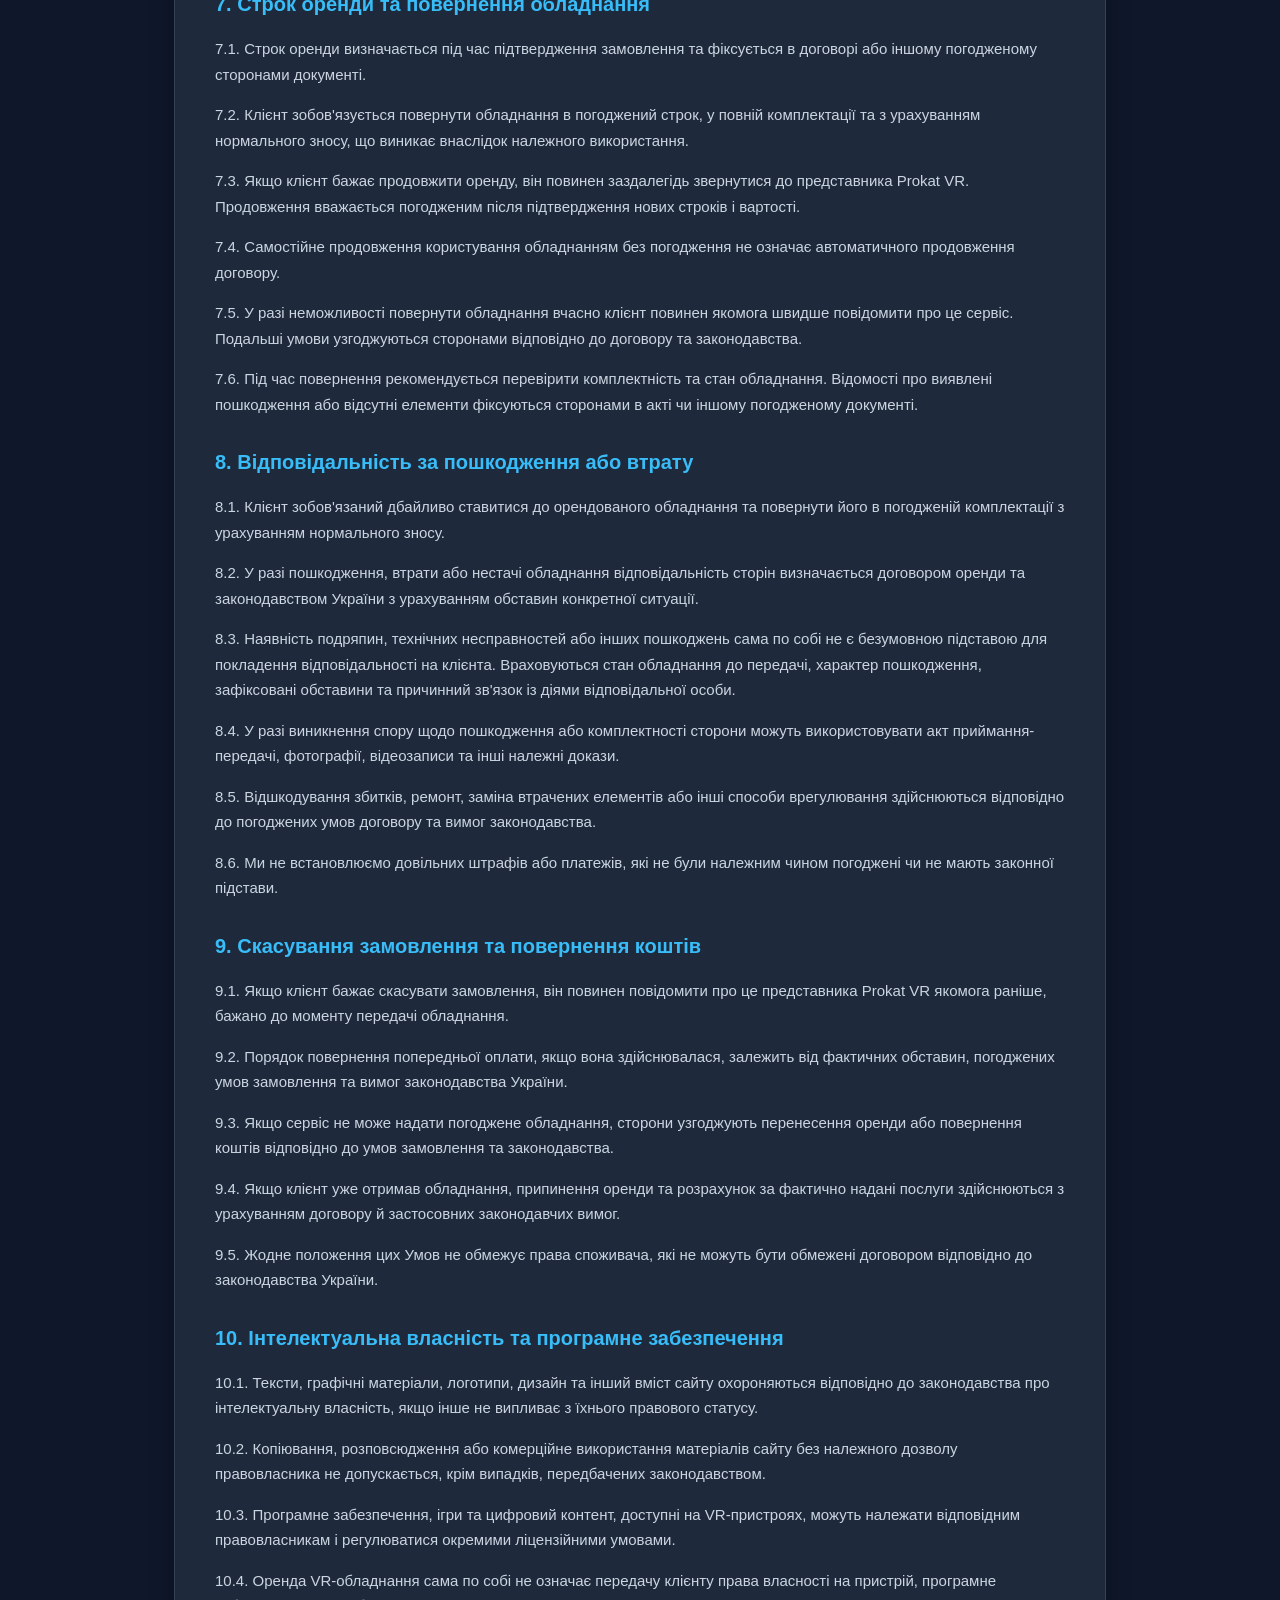
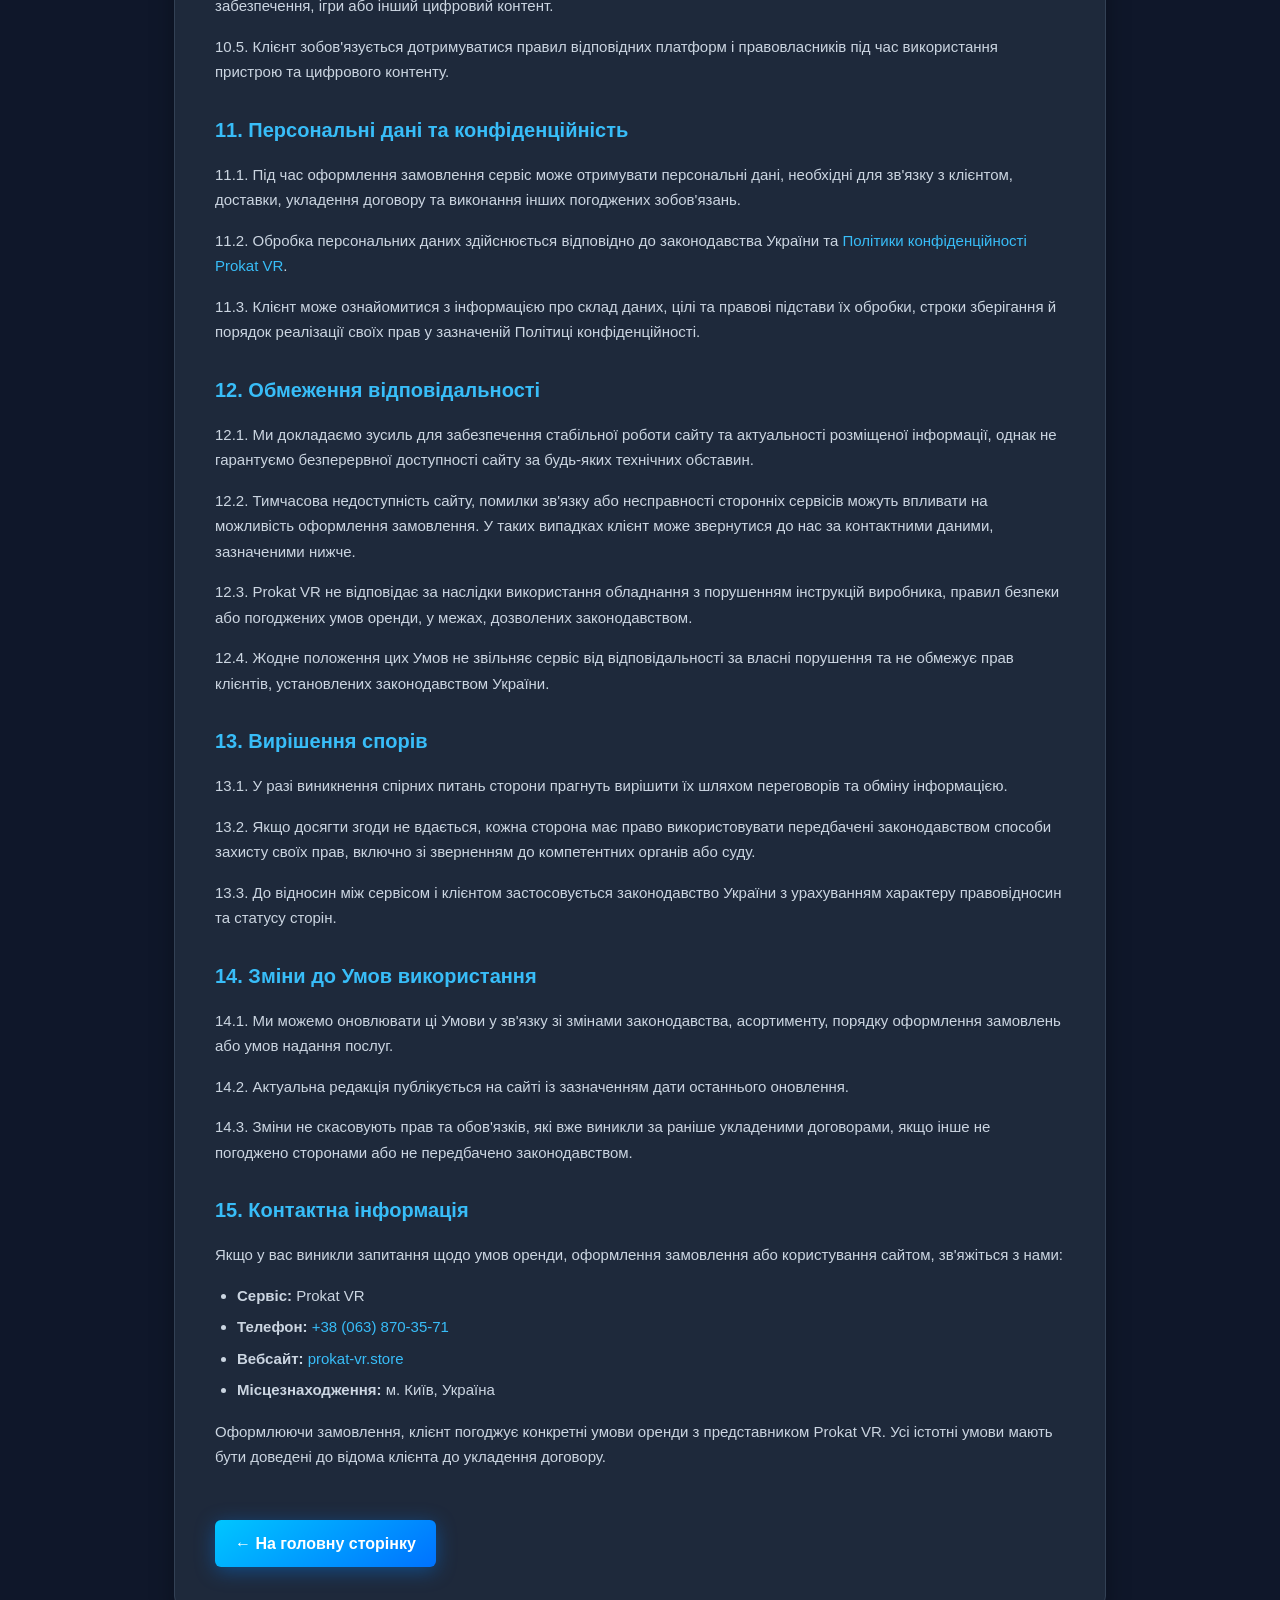
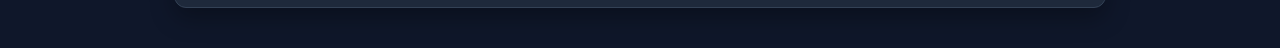
<file: terms.html>
<!DOCTYPE html>
<html lang="uk">

<head>

  <head>
    <meta charset="UTF-8">
    <meta name="viewport" content="width=device-width, initial-scale=1.0">

    <!-- Основні SEO-теги -->
    <title>Умови використання та оренди | Прокат VR Meta Quest 3S Київ</title>
    <link rel="icon" type="image/jpg" href="/favicon.jpg">
    <link rel="apple-touch-icon" href="/favicon.jpg">
    <meta name="description"
      content="Офіційні умови оренди VR-шоломів Meta Quest 3S у Києві. Правила застави, договору, доставки та використання сервісу.">
    <meta name="robots" content="index, follow">
    <link rel="canonical" href="https://prokat-vr.store/terms.html">

    <meta property="og:title" content="Умови використання | Прокат VR Київ">
    <meta property="og:description" content="Правила та умови оренди VR-обладнання Meta Quest 3S у Києві.">
    <meta property="og:type" content="website">
    <meta property="og:url" content="https://prokat-vr.store/terms.html">
    <meta property="og:image" content="https://prokat-vr.store/og-image.jpg">

    <script type="application/ld+json">
{
  "@context": "https://schema.org",
  "@type": "LocalBusiness",
  "name": "Прокат VR Meta Quest 3S Київ",
  "image": "https://prokat-vr.store/og-image.jpg",
  "url": "https://prokat-vr.store",
  "telephone": "+380638703571",
  "priceRange": "599 - 800 UAH",
  "address": {
    "@type": "PostalAddress",
    "addressLocality": "Київ",
    "addressCountry": "UA"
  },
  "openingHoursSpecification": {
    "@type": "OpeningHoursSpecification",
    "dayOfWeek": [
      "Monday", "Tuesday", "Wednesday", "Thursday", "Friday", "Saturday", "Sunday"
    ],
    "opens": "10:00",
    "closes": "20:00"
  }
}
</script>
    <script async src="https://www.googletagmanager.com/gtag/js?id=G-33QW8CM693"></script>
    <script>
      window.dataLayer = window.dataLayer || [];
      function gtag() { dataLayer.push(arguments); }
      gtag('js', new Date());

      gtag('config', 'G-33QW8CM693');
    </script>
  </head>

  <style>
    body {
      font-family: 'Segoe UI', Roboto, Helvetica, Arial, sans-serif;
      line-height: 1.7;
      color: #cbd5e1;
      background-color: #0f172a;
      margin: 0;
      padding: 40px 20px;
    }

    .container {
      max-width: 850px;
      margin: 0 auto;
      background: #1e293b;
      padding: 40px;
      border-radius: 12px;
      border: 1px solid #334155;
      box-shadow: 0 10px 25px rgba(0, 0, 0, 0.3);
    }

    h1 {
      color: #fff;
      font-size: 28px;
      border-bottom: 2px solid #334155;
      padding-bottom: 12px;
      margin-top: 0;
    }

    h2 {
      color: #38bdf8;
      font-size: 20px;
      margin-top: 28px;
      margin-bottom: 10px;
    }

    p,
    li {
      font-size: 15px;
      color: #cbd5e1;
    }

    ul {
      padding-left: 22px;
      margin-top: 8px;
    }

    li {
      margin-bottom: 6px;
    }

    a {
      color: #38bdf8;
      text-decoration: none;
    }

    a:hover {
      text-decoration: underline;
    }

    .date {
      font-size: 14px;
      color: #94a3b8;
      margin-bottom: 20px;
    }

    .back-btn {
      display: inline-block;
      margin-top: 35px;
      padding: 10px 20px;
      background: linear-gradient(144deg, #00C6FF 0%, #0072FF 100%);
      color: #fff;
      box-shadow: 0 4px 20px rgba(0, 130, 251, 0.4);
      border-radius: 6px;
      font-weight: 600;
      text-decoration: none;
      transition: background-color 0.2s ease;
    }

    .back-btn:hover {
      box-shadow: 0 6px 25px rgba(0, 130, 251, 0.6);
    }
  </style>

  <script type="application/ld+json">
{
  "@context": "https://schema.org",
  "@type": "LocalBusiness",
  "name": "Прокат VR Meta Quest 3S Київ",
  "image": "https://prokat-vr.store/og-image.jpg",
  "url": "https://prokat-vr.store",
  "telephone": "+380638703571",
  "priceRange": "599 - 800 UAH",
  "address": {
    "@type": "PostalAddress",
    "addressLocality": "Київ",
    "addressCountry": "UA"
  },
  "geo": {
    "@type": "GeoCoordinates",
    "latitude": 50.4501,
    "longitude": 30.5234
  },
  "openingHoursSpecification": {
    "@type": "OpeningHoursSpecification",
    "dayOfWeek": [
      "Monday", "Tuesday", "Wednesday", "Thursday", "Friday", "Saturday", "Sunday"
    ],
    "opens": "09:00",
    "closes": "21:00"
  }
}
</script>
</head>

<body>

  <div class="container">
    <h1>Умови використання</h1>
    <p><small>Останнє оновлення: 15 жовтня 2026 року</small></p>

    <p>Вітаємо на сайті <strong>Prokat VR</strong> — сервісі оренди окулярів віртуальної реальності та супутнього
      обладнання. Ці Умови визначають правила користування сайтом, оформлення замовлень та загальні умови отримання
      послуг оренди.</p>

    <p>Вебсайт доступний за адресою <a href="https://prokat-vr.store">prokat-vr.store</a>. Будь ласка, уважно
      ознайомтеся з цими Умовами перед оформленням замовлення.</p>

    <h2>1. Загальні положення</h2>

    <p>1.1. Prokat VR надає послуги тимчасового користування VR-обладнанням на умовах оренди. Перелік доступного
      обладнання, комплектація, вартість і строки оренди визначаються інформацією на сайті та підтвердженням конкретного
      замовлення.</p>

    <p>1.2. Ці Умови регулюють користування сайтом та загальний порядок взаємодії між сервісом і клієнтом. Конкретні
      умови оренди, включно з вартістю, строками, оплатою, заставою за її наявності та відповідальністю сторін, можуть
      додатково визначатися договором оренди.</p>

    <p>1.3. Оформлення заявки на сайті саме по собі не гарантує наявності обладнання та не означає автоматичного
      підтвердження замовлення. Замовлення вважається погодженим після підтвердження його умов сторонами.</p>

    <p>1.4. Умови договору оренди та обов'язкові вимоги законодавства мають перевагу над загальними положеннями цих Умов
      у разі суперечностей.</p>

    <p>1.5. Оформлювати замовлення та укладати договір оренди можуть особи, які мають необхідну цивільну дієздатність
      відповідно до законодавства України. Для неповнолітніх осіб застосовуються передбачені законом правила щодо участі
      батьків або інших законних представників.</p>

    <h2>2. Інформація про послуги</h2>

    <p>2.1. Основний напрям діяльності Prokat VR — оренда окулярів віртуальної реальності, зокрема Meta Quest 3S, а
      також додаткового обладнання та аксесуарів за наявності.</p>

    <p>2.2. Актуальний асортимент, доступні комплектації, фотографії та характеристики обладнання можуть зазначатися на
      відповідних сторінках сайту або повідомлятися клієнту під час оформлення замовлення.</p>

    <p>2.3. Фактична комплектація замовлення визначається погодженими умовами оренди. Якщо певний аксесуар, гра або
      додаткова послуга не включені до замовлення, вони не вважаються частиною оренди автоматично.</p>

    <p>2.4. VR-обладнання є технічним пристроєм, робота якого залежить від заряду акумулятора, стану компонентів,
      програмного забезпечення, сумісності аксесуарів та інших технічних факторів.</p>

    <p>2.5. Ми прагнемо підтримувати актуальність інформації на сайті, проте наявність конкретного пристрою на певну
      дату рекомендується попередньо уточнювати перед оформленням оренди.</p>

    <h2>3. Порядок оформлення замовлення</h2>

    <p>3.1. Для оформлення замовлення клієнт обирає обладнання, бажаний строк оренди та доступний спосіб отримання,
      після чого надає контактні дані, необхідні для опрацювання заявки.</p>

    <p>3.2. Представник Prokat VR може зв'язатися з клієнтом для уточнення дати, тривалості оренди, комплектації, адреси
      доставки, вартості та інших істотних умов замовлення.</p>

    <p>3.3. До підтвердження замовлення клієнту повідомляються погоджені умови, зокрема вартість оренди, строки
      користування, порядок оплати та повернення обладнання, а також інформація про заставу, якщо вона передбачена.</p>

    <p>3.4. Клієнт зобов'язується надавати достовірну інформацію, необхідну для оформлення замовлення та виконання
      договору.</p>

    <p>3.5. Якщо замовлення неможливо виконати через відсутність обладнання, технічні обставини або інші об'єктивні
      причини, ми повідомляємо клієнта та, за можливості, пропонуємо альтернативну дату або інший доступний варіант.</p>

    <p>3.6. У разі зміни погоджених умов замовлення такі зміни мають бути узгоджені з клієнтом до їх застосування.</p>

    <h2>4. Вартість оренди та оплата</h2>

    <p>4.1. Вартість оренди визначається відповідно до актуальних тарифів, зазначених на сайті або погоджених із
      клієнтом під час оформлення замовлення.</p>

    <p>4.2. Якщо на сайті зазначено початкову вартість оренди, остаточна ціна залежить від обраного обладнання, строку
      користування, комплектації та інших заздалегідь погоджених умов.</p>

    <p>4.3. Спосіб і строки оплати погоджуються під час оформлення замовлення. Клієнт має можливість ознайомитися з
      відповідними умовами до підтвердження оренди.</p>

    <p>4.4. Якщо для оренди передбачено заставу, її розмір, порядок внесення, умови повернення та допустимі підстави для
      утримання коштів повідомляються клієнту до укладення договору.</p>

    <p>4.5. Будь-які додаткові платежі, зокрема за доставку, продовження оренди, додаткові аксесуари або прострочення
      повернення, застосовуються лише за умови їх попереднього погодження та відповідності законодавству.</p>

    <p>4.6. У разі повернення коштів строки та спосіб повернення узгоджуються сторонами з урахуванням способу оплати,
      умов замовлення та вимог законодавства України.</p>

    <h2>5. Отримання та доставка обладнання</h2>

    <p>5.1. Отримання обладнання здійснюється шляхом самовивозу або доставки, якщо відповідний спосіб доступний для
      конкретного замовлення.</p>

    <p>5.2. Доставка може здійснюватися в межах м. Київ та передмістя за попереднім погодженням адреси, часу та вартості
      послуги.</p>

    <p>5.3. Час і місце передачі обладнання погоджуються з клієнтом заздалегідь. У разі виникнення затримки сторони
      можуть узгодити інший час отримання.</p>

    <p>5.4. Під час отримання клієнту рекомендується перевірити комплектність обладнання, зовнішній стан пристрою,
      працездатність основних функцій та наявність погоджених аксесуарів.</p>

    <p>5.5. Виявлені під час передачі пошкодження або відсутність елементів комплектації бажано зафіксувати в акті
      приймання-передачі чи іншому погодженому документі до початку користування.</p>

    <p>5.6. Якщо для передачі обладнання необхідно укласти договір або оформити акт приймання-передачі, клієнт
      зобов'язується ознайомитися з документами до їх підписання.</p>

    <h2>6. Правила користування VR-обладнанням</h2>

    <p>6.1. Клієнт зобов'язується використовувати обладнання за призначенням, дотримуватися інструкцій виробника та
      погоджених умов оренди.</p>

    <p>6.2. Під час користування VR-обладнанням необхідно:</p>

    <ul>
      <li>Дотримуватися правил безпеки та рекомендацій виробника;</li>
      <li>Використовувати пристрій у приміщенні або іншому безпечному просторі, достатньому для рухів користувача;</li>
      <li>Уникати ударів, падінь, потрапляння вологи, перегрівання та інших впливів, здатних пошкодити пристрій;</li>
      <li>Не розбирати пристрій, не ремонтувати його самостійно та не втручатися в конструкцію обладнання;</li>
      <li>Не передавати обладнання третім особам у спосіб, що порушує погоджені умови оренди;</li>
      <li>Повертати обладнання разом з усіма отриманими аксесуарами та елементами комплектації.</li>
    </ul>

    <p>6.3. Клієнт має враховувати, що під час використання VR можуть виникати запаморочення, нудота, втрата орієнтації
      або дискомфорт. У разі появи таких симптомів необхідно припинити використання пристрою.</p>

    <p>6.4. Не рекомендується користуватися VR-обладнанням поблизу сходів, вікон, гострих предметів, меблів або інших
      перешкод. Користувач має забезпечити безпечний простір та, за необхідності, допомогу іншої особи.</p>

    <p>6.5. Клієнт несе відповідальність за дотримання правил користування обладнанням особами, яким він дозволив ним
      користуватися, у межах, установлених законом і договором оренди.</p>

    <p>6.6. У разі виникнення несправності, пошкодження або втрати обладнання клієнт повинен повідомити представника
      Prokat VR у найкоротший розумний строк та погодити подальші дії.</p>

    <h2>7. Строк оренди та повернення обладнання</h2>

    <p>7.1. Строк оренди визначається під час підтвердження замовлення та фіксується в договорі або іншому погодженому
      сторонами документі.</p>

    <p>7.2. Клієнт зобов'язується повернути обладнання в погоджений строк, у повній комплектації та з урахуванням
      нормального зносу, що виникає внаслідок належного використання.</p>

    <p>7.3. Якщо клієнт бажає продовжити оренду, він повинен заздалегідь звернутися до представника Prokat VR.
      Продовження вважається погодженим після підтвердження нових строків і вартості.</p>

    <p>7.4. Самостійне продовження користування обладнанням без погодження не означає автоматичного продовження
      договору.</p>

    <p>7.5. У разі неможливості повернути обладнання вчасно клієнт повинен якомога швидше повідомити про це сервіс.
      Подальші умови узгоджуються сторонами відповідно до договору та законодавства.</p>

    <p>7.6. Під час повернення рекомендується перевірити комплектність та стан обладнання. Відомості про виявлені
      пошкодження або відсутні елементи фіксуються сторонами в акті чи іншому погодженому документі.</p>

    <h2>8. Відповідальність за пошкодження або втрату</h2>

    <p>8.1. Клієнт зобов'язаний дбайливо ставитися до орендованого обладнання та повернути його в погодженій
      комплектації з урахуванням нормального зносу.</p>

    <p>8.2. У разі пошкодження, втрати або нестачі обладнання відповідальність сторін визначається договором оренди та
      законодавством України з урахуванням обставин конкретної ситуації.</p>

    <p>8.3. Наявність подряпин, технічних несправностей або інших пошкоджень сама по собі не є безумовною підставою для
      покладення відповідальності на клієнта. Враховуються стан обладнання до передачі, характер пошкодження,
      зафіксовані обставини та причинний зв'язок із діями відповідальної особи.</p>

    <p>8.4. У разі виникнення спору щодо пошкодження або комплектності сторони можуть використовувати акт
      приймання-передачі, фотографії, відеозаписи та інші належні докази.</p>

    <p>8.5. Відшкодування збитків, ремонт, заміна втрачених елементів або інші способи врегулювання здійснюються
      відповідно до погоджених умов договору та вимог законодавства.</p>

    <p>8.6. Ми не встановлюємо довільних штрафів або платежів, які не були належним чином погоджені чи не мають законної
      підстави.</p>

    <h2>9. Скасування замовлення та повернення коштів</h2>

    <p>9.1. Якщо клієнт бажає скасувати замовлення, він повинен повідомити про це представника Prokat VR якомога раніше,
      бажано до моменту передачі обладнання.</p>

    <p>9.2. Порядок повернення попередньої оплати, якщо вона здійснювалася, залежить від фактичних обставин, погоджених
      умов замовлення та вимог законодавства України.</p>

    <p>9.3. Якщо сервіс не може надати погоджене обладнання, сторони узгоджують перенесення оренди або повернення коштів
      відповідно до умов замовлення та законодавства.</p>

    <p>9.4. Якщо клієнт уже отримав обладнання, припинення оренди та розрахунок за фактично надані послуги здійснюються
      з урахуванням договору й застосовних законодавчих вимог.</p>

    <p>9.5. Жодне положення цих Умов не обмежує права споживача, які не можуть бути обмежені договором відповідно до
      законодавства України.</p>

    <h2>10. Інтелектуальна власність та програмне забезпечення</h2>

    <p>10.1. Тексти, графічні матеріали, логотипи, дизайн та інший вміст сайту охороняються відповідно до законодавства
      про інтелектуальну власність, якщо інше не випливає з їхнього правового статусу.</p>

    <p>10.2. Копіювання, розповсюдження або комерційне використання матеріалів сайту без належного дозволу правовласника
      не допускається, крім випадків, передбачених законодавством.</p>

    <p>10.3. Програмне забезпечення, ігри та цифровий контент, доступні на VR-пристроях, можуть належати відповідним
      правовласникам і регулюватися окремими ліцензійними умовами.</p>

    <p>10.4. Оренда VR-обладнання сама по собі не означає передачу клієнту права власності на пристрій, програмне
      забезпечення, ігри або інший цифровий контент.</p>

    <p>10.5. Клієнт зобов'язується дотримуватися правил відповідних платформ і правовласників під час використання
      пристрою та цифрового контенту.</p>

    <h2>11. Персональні дані та конфіденційність</h2>

    <p>11.1. Під час оформлення замовлення сервіс може отримувати персональні дані, необхідні для зв'язку з клієнтом,
      доставки, укладення договору та виконання інших погоджених зобов'язань.</p>

    <p>11.2. Обробка персональних даних здійснюється відповідно до законодавства України та <a
        href="/privacy.html">Політики конфіденційності Prokat VR</a>.</p>

    <p>11.3. Клієнт може ознайомитися з інформацією про склад даних, цілі та правові підстави їх обробки, строки
      зберігання й порядок реалізації своїх прав у зазначеній Політиці конфіденційності.</p>

    <h2>12. Обмеження відповідальності</h2>

    <p>12.1. Ми докладаємо зусиль для забезпечення стабільної роботи сайту та актуальності розміщеної інформації, однак
      не гарантуємо безперервної доступності сайту за будь-яких технічних обставин.</p>

    <p>12.2. Тимчасова недоступність сайту, помилки зв'язку або несправності сторонніх сервісів можуть впливати на
      можливість оформлення замовлення. У таких випадках клієнт може звернутися до нас за контактними даними,
      зазначеними нижче.</p>

    <p>12.3. Prokat VR не відповідає за наслідки використання обладнання з порушенням інструкцій виробника, правил
      безпеки або погоджених умов оренди, у межах, дозволених законодавством.</p>

    <p>12.4. Жодне положення цих Умов не звільняє сервіс від відповідальності за власні порушення та не обмежує прав
      клієнтів, установлених законодавством України.</p>

    <h2>13. Вирішення спорів</h2>

    <p>13.1. У разі виникнення спірних питань сторони прагнуть вирішити їх шляхом переговорів та обміну інформацією.</p>

    <p>13.2. Якщо досягти згоди не вдається, кожна сторона має право використовувати передбачені законодавством способи
      захисту своїх прав, включно зі зверненням до компетентних органів або суду.</p>

    <p>13.3. До відносин між сервісом і клієнтом застосовується законодавство України з урахуванням характеру
      правовідносин та статусу сторін.</p>

    <h2>14. Зміни до Умов використання</h2>

    <p>14.1. Ми можемо оновлювати ці Умови у зв'язку зі змінами законодавства, асортименту, порядку оформлення замовлень
      або умов надання послуг.</p>

    <p>14.2. Актуальна редакція публікується на сайті із зазначенням дати останнього оновлення.</p>

    <p>14.3. Зміни не скасовують прав та обов'язків, які вже виникли за раніше укладеними договорами, якщо інше не
      погоджено сторонами або не передбачено законодавством.</p>

    <h2>15. Контактна інформація</h2>

    <p>Якщо у вас виникли запитання щодо умов оренди, оформлення замовлення або користування сайтом, зв'яжіться з нами:
    </p>

    <ul>
      <li><strong>Сервіс:</strong> Prokat VR</li>
      <li><strong>Телефон:</strong> <a href="tel:+380638703571">+38 (063) 870-35-71</a></li>
      <li><strong>Вебсайт:</strong> <a href="https://prokat-vr.store">prokat-vr.store</a></li>
      <li><strong>Місцезнаходження:</strong> м. Київ, Україна</li>
    </ul>

    <p>Оформлюючи замовлення, клієнт погоджує конкретні умови оренди з представником Prokat VR. Усі істотні умови мають
      бути доведені до відома клієнта до укладення договору.</p>

    <a href="/" class="back-btn">← На головну сторінку</a>
  </div>
<!-- BEGIN PLERDY CODE -->
<script data-plerdy_code='1'>
(function(w,d){
  if(w.__plerdyCode)return;
  w.__plerdyCode=1;
  w._protocol=w.location.protocol=="https:"?"https://":"http://";
  w._site_hash_code="87ab5d4aee7cc45d77526a10caa65fa3";
  w._suid=82083;
  var s=d.createElement("script");
  s.async=true;
  s.referrerPolicy="strict-origin-when-cross-origin";
  s.src="https://a.plerdy.com/public/js/click/main.js?v="+Math.random();
  d.head.appendChild(s);
})(window,document);
</script>
<!-- END PLERDY CODE -->
</body>

</html>
</file>
<file: styles.css>
:root {
    --primary: #0082fb;
    --accent: #7000ff;
    --bg-dark: #0f1117;
    --card-bg: #1a1d26;
    --text-light: #f4f4f6;
    --text-dim: #a0a5b5;
}

* {
    margin: 0;
    padding: 0;
    box-sizing: border-box;
}

html {
    scroll-behavior: smooth;
}

body {
    font-family: 'Roboto', sans-serif;
    background-color: var(--bg-dark);
    color: var(--text-light);
    line-height: 1.6;
    overflow-x: hidden;
}

/* Шапка сайту */
header {
    display: flex;
    justify-content: space-between;
    align-items: center;
    padding: 20px 5%;
    background: rgba(15, 17, 23, 0.9);
    backdrop-filter: blur(10px);
    position: fixed;
    width: 100%;
    top: 0;
    z-index: 100;
    border-bottom: 1px solid rgba(255, 255, 255, 0.1);
}

.logo {
    font-family: 'Montserrat', sans-serif;
    font-weight: 900;
    font-size: 1.5rem;
    color: #fff;
    letter-spacing: 1px;
}

.logo span {
    color: var(--primary);
}

.header-phone {
    color: var(--text-light);
    text-decoration: none;
    font-weight: 700;
    font-size: 1.1rem;
    transition: color 0.3s;
}

.header-phone:hover {
    color: var(--primary);
}

/* Головний екран (Hero Section) */
.hero {
    min-height: 100vh;
    display: flex;
    align-items: center;
    justify-content: space-between;
    padding: 120px 5% 60px 5%;
    max-width: 1200px;
    margin: 0 auto;
    gap: 40px;
}

.hero-text {
    flex: 1;
}

.hero-badge {
    display: inline-block;
    background: linear-gradient(90deg, var(--primary), var(--accent));
    color: #fff;
    padding: 6px 16px;
    border-radius: 20px;
    font-size: 0.85rem;
    font-weight: 700;
    text-transform: uppercase;
    margin-bottom: 20px;
}

.hero-title {
    font-family: 'Montserrat', sans-serif;
    font-size: 3.5rem;
    font-weight: 900;
    line-height: 1.1;
    text-transform: uppercase;
    margin-bottom: 20px;
    background: linear-gradient(135deg, #ffffff 40%, var(--text-dim));
    -webkit-background-clip: text;
    -webkit-text-fill-color: transparent;
}

.hero-subtitle {
    font-size: 1.2rem;
    color: var(--text-dim);
    margin-bottom: 30px;
}

.price-tag {
    font-size: 1.5rem;
    font-weight: 700;
    margin-bottom: 30px;
    color: #fff;
}

.price-tag span {
    color: var(--primary);
}

.btn-group {
    display: flex;
    gap: 15px;
    flex-wrap: wrap;
}

.btn {
    padding: 15px 35px;
    border-radius: 8px;
    font-weight: 700;
    text-decoration: none;
    font-size: 1rem;
    transition: transform 0.2s, box-shadow 0.2s;
    cursor: pointer;
    display: inline-block;
}

.btn-primary {
    background: linear-gradient(144deg, #00C6FF 0%, #0072FF 100%);
    color: #fff;
    box-shadow: 0 4px 20px rgba(0, 130, 251, 0.4);
}

.btn-primary:hover {
    transform: translateY(-2px);
    box-shadow: 0 6px 25px rgba(0, 130, 251, 0.6);
}

.btn-red {
    background: linear-gradient(144deg, #9b51e0 0%, #681ba8 100%);
    color: #ffffff;
    border: none;
    box-shadow: 0 4px 20px rgba(115, 96, 242, 0.4);
    transition: transform 0.2s ease, box-shadow 0.2s ease;
}

.btn-red:hover {
    box-shadow: 0 10px 25px rgba(138, 43, 226, 0.55);
    transform: translateY(-2px);
}

/* Зображення Hero */
.hero-image {
    flex: 1;
    display: flex;
    justify-content: center;
    align-items: center;
    position: relative;
}

.hero-image img {
    width: 100%;
    max-width: 500px;
    height: auto;
    filter: drop-shadow(0 15px 30px rgba(0, 130, 251, 0.25));
    animation: float 4s ease-in-out infinite;
}

@keyframes float {
    0% { transform: translateY(0px); }
    50% { transform: translateY(-15px); }
    100% { transform: translateY(0px); }
}

/* Секція "Що ви отримуєте" */
.included-section {
    background-color: #0b0c10;
    padding: 32px 24px 60px 24px;
    color: #ffffff;
    font-family: 'Inter', 'Roboto', sans-serif;
}

.included-container {
    max-width: 1200px;
    margin: 0 auto;
    background: linear-gradient(180deg, #12131a 0%, #0f1017 100%);
    border: 1px solid rgba(255, 255, 255, 0.08);
    border-radius: 24px;
    padding: 48px 40px;
    box-shadow: 0 16px 40px rgba(0, 0, 0, 0.5);
    position: relative;
    overflow: hidden;
}

.included-container::before {
    content: '';
    position: absolute;
    top: 0;
    left: 0;
    right: 0;
    height: 2px;
    background: linear-gradient(90deg, transparent 0%, #00C6FF 50%, transparent 100%);
}

.included-header {
    max-width: 720px;
    margin-bottom: 40px;
}

.included-title {
    font-family: 'Montserrat', sans-serif;
    font-size: 32px;
    font-weight: 900;
    color: #ffffff;
    margin-bottom: 16px;
    line-height: 1.2;
}

.included-desc {
    font-size: 16px;
    color: #8f95b2;
    line-height: 1.6;
}

.included-grid {
    display: grid;
    grid-template-columns: repeat(auto-fit, minmax(320px, 1fr));
    gap: 32px 24px;
}

.included-item {
    display: flex;
    align-items: flex-start;
    gap: 16px;
}

.item-icon {
    font-size: 28px;
    background: rgba(255, 255, 255, 0.04);
    border: 1px solid rgba(255, 255, 255, 0.08);
    border-radius: 12px;
    width: 56px;
    height: 56px;
    display: flex;
    align-items: center;
    justify-content: center;
    flex-shrink: 0;
}

.item-content h3 {
    font-family: 'Montserrat', sans-serif;
    font-size: 18px;
    font-weight: 700;
    color: #ffffff;
    margin-bottom: 6px;
}

.item-content p {
    font-size: 14px;
    color: #8f95b2;
    line-height: 1.5;
}

/* Секція Тарифів */
.pricing-section {
    background-color: #0b0c10;
    padding: 80px 24px;
    color: #ffffff;
    font-family: 'Inter', 'Roboto', sans-serif;
}

.pricing-container {
    max-width: 1200px;
    margin: 0 auto;
}

.pricing-subtitle, 
.conditions-subtitle {
    color: #00C6FF;
    font-size: 16px;
    font-weight: 700;
    display: block;
    margin-bottom: 8px;
    letter-spacing: 0.8px;
}

.pricing-title {
    font-family: 'Montserrat', sans-serif;
    font-size: 40px;
    font-weight: 900;
    margin-bottom: 48px;
    color: #ffffff;
}

.pricing-grid {
    display: grid;
    grid-template-columns: repeat(auto-fit, minmax(300px, 1fr));
    gap: 32px;
    align-items: stretch;
}

.pricing-card {
    background-color: #12131a;
    border: 1px solid rgba(255, 255, 255, 0.08);
    border-radius: 16px;
    padding: 32px 24px;
    display: flex;
    flex-direction: column;
    justify-content: space-between;
    position: relative;
    transition: transform 0.24s ease, border-color 0.24s ease, box-shadow 0.24s ease;
}

.pricing-card:hover {
    transform: translateY(-8px);
    border-color: rgba(0, 198, 255, 0.4);
    box-shadow: 0 16px 32px rgba(0, 0, 0, 0.4);
}

.pricing-card-featured {
    background: linear-gradient(180deg, #181a26 0%, #12131a 100%);
    border: 2px solid #00C6FF;
    box-shadow: 0 8px 32px rgba(0, 198, 255, 0.2);
}

.featured-badge {
    position: absolute;
    top: -16px;
    right: 24px;
    background: linear-gradient(135deg, #00C6FF 0%, #0072FF 100%);
    color: #ffffff;
    font-size: 12px;
    font-weight: 800;
    padding: 4px 16px;
    border-radius: 20px;
    text-transform: uppercase;
    letter-spacing: 1px;
}

.plan-name {
    font-family: 'Montserrat', sans-serif;
    font-size: 24px;
    font-weight: 800;
    margin-bottom: 8px;
    color: #ffffff;
}

.plan-desc {
    font-size: 14px;
    color: #8f95b2;
    margin-bottom: 24px;
    min-height: 40px;
}

.plan-price {
    position: relative;
    display: flex;
    align-items: baseline;
    gap: 8px;
    margin-bottom: 32px;
    border-bottom: 1px solid rgba(255, 255, 255, 0.08);
    padding-bottom: 24px;
}

.price-amount {
    font-family: 'Montserrat', sans-serif;
    font-size: 48px;
    font-weight: 900;
    color: #ffffff;
    line-height: 1;
}

.price-currency {
    font-size: 20px;
    font-weight: 700;
    color: #00C6FF;
}

.price-period {
    font-size: 14px;
    color: #8f95b2;
    margin-left: 4px;
}

.plan-features {
    list-style: none;
    padding: 0;
    margin: 0 0 32px 0;
    flex-grow: 1;
}

.plan-features li {
    font-size: 14px;
    color: #c5c9db;
    margin-bottom: 12px;
    position: relative;
    padding-left: 24px;
    line-height: 1.5;
}

.plan-features li::before {
    content: "✓";
    position: absolute;
    left: 0;
    color: #00C6FF;
    font-weight: 900;
}

.btn-card-primary {
    display: block;
    text-align: center;
    background: linear-gradient(135deg, #00C6FF 0%, #0072FF 100%);
    color: #ffffff;
    padding: 16px 24px;
    border-radius: 12px;
    font-weight: 700;
    font-size: 16px;
    text-decoration: none;
    box-shadow: 0 8px 24px rgba(0, 114, 255, 0.3);
    transition: transform 0.24s ease, box-shadow 0.24s ease;
}

.btn-card-primary:hover {
    transform: translateY(-4px);
    box-shadow: 0 12px 28px rgba(0, 114, 255, 0.5);
}

.btn-card-secondary {
    display: block;
    text-align: center;
    background: rgba(255, 255, 255, 0.05);
    color: #ffffff;
    border: 1px solid rgba(255, 255, 255, 0.16);
    padding: 16px 24px;
    border-radius: 12px;
    font-weight: 700;
    font-size: 16px;
    text-decoration: none;
    transition: background 0.24s ease, border-color 0.24s ease, transform 0.24s ease;
}

.btn-card-secondary:hover {
    background: rgba(255, 255, 255, 0.12);
    border-color: rgba(255, 255, 255, 0.32);
    transform: translateY(-4px);
}

/* Секція Умов прокату */
.conditions-section {
    background-color: #0b0c10;
    padding: 80px 5%;
    color: #ffffff;
    font-family: 'Roboto', sans-serif;
}

.conditions-container {
    max-width: 1200px;
    margin: 0 auto;
}

.conditions-title {
    font-family: 'Montserrat', sans-serif;
    font-size: 3rem;
    font-weight: 900;
    margin-bottom: 40px;
    color: #ffffff;
}

.conditions-grid {
    display: grid;
    grid-template-columns: repeat(auto-fit, minmax(300px, 1fr));
    gap: 24px;
}

.condition-card {
    background-color: #12131a;
    border: 1px solid #1f222e;
    border-radius: 16px;
    padding: 35px 30px;
    display: flex;
    flex-direction: column;
    transition: transform 0.3s ease, border-color 0.3s ease;
}

.condition-card:hover {
    transform: translateY(-5px);
    border-color: #333748;
}

.card-number {
    font-family: 'Montserrat', sans-serif;
    font-size: 3.5rem;
    font-weight: 900;
    line-height: 1;
    margin-bottom: 20px;
    background: linear-gradient(135deg, #00C6FF 0%, #0072FF 100%);
    -webkit-background-clip: text;
    -webkit-text-fill-color: transparent;
    filter: drop-shadow(0 4px 12px rgba(0, 198, 255, 0.3));
}

.card-title {
    font-family: 'Montserrat', sans-serif;
    font-size: 1.35rem;
    font-weight: 800;
    color: #ffffff;
    margin-bottom: 14px;
}

.card-text {
    font-size: 0.95rem;
    color: #9aa0b4;
    line-height: 1.6;
}

/* Секція Ігор */
.games-section {
    background-color: #0b0c10;
    padding: 64px 24px;
    color: #ffffff;
    font-family: 'Inter', 'Roboto', sans-serif;
}

.games-container {
    max-width: 1200px;
    margin: 0 auto;
}

.games-subtitle {
    color: #00C6FF;
    font-size: 14px;
    font-weight: 700;
    text-transform: uppercase;
    letter-spacing: 1px;
    display: block;
    margin-bottom: 8px;
}

.games-title {
    font-family: 'Montserrat', sans-serif;
    font-size: 36px;
    font-weight: 900;
    color: #ffffff;
    margin-bottom: 40px;
}

.games-grid {
    display: grid;
    grid-template-columns: repeat(auto-fit, minmax(260px, 1fr));
    gap: 24px;
}

.game-card {
    position: relative;
    height: 360px;
    border-radius: 20px;
    overflow: hidden;
    border: 1px solid rgba(255, 255, 255, 0.12);
    cursor: pointer;
    transition: transform 0.3s ease, border-color 0.3s ease, box-shadow 0.3s ease;
}

.game-card:hover {
    transform: translateY(-6px);
    border-color: #00C6FF;
    box-shadow: 0 12px 32px rgba(0, 198, 255, 0.25);
}

.game-card-bg {
    width: 100%;
    height: 100%;
    object-fit: cover;
    transition: transform 0.5s ease;
}

.game-card:hover .game-card-bg {
    transform: scale(1.06);
}

.game-card-overlay {
    position: absolute;
    inset: 0;
    background: linear-gradient(180deg, rgba(0, 0, 0, 0) 40%, rgba(0, 0, 0, 0.85) 85%, rgba(0, 0, 0, 0.95) 100%);
}

.game-card-content {
    position: absolute;
    bottom: 0;
    left: 0;
    right: 0;
    padding: 24px 20px;
    z-index: 2;
}

.game-card-title {
    font-family: 'Montserrat', sans-serif;
    font-size: 20px;
    font-weight: 800;
    color: #ffffff;
    margin-bottom: 6px;
    line-height: 1.2;
}

.game-card-desc {
    font-size: 13px;
    color: #c5c9db;
    line-height: 1.4;
    margin: 0;
}

.img-pos-right {
    object-position: right center;
}

/* Секція CTA (Заклик до дії) */
.cta-section {
    background-color: #0b0c10;
    padding: 64px 24px;
    color: #ffffff;
    font-family: 'Inter', 'Roboto', sans-serif;
}

.cta-container {
    max-width: 1200px;
    margin: 0 auto;
    background: #12131a;
    border: 1px solid rgba(255, 255, 255, 0.08);
    border-radius: 24px;
    padding: 48px;
    display: flex;
    align-items: center;
    justify-content: space-between;
    gap: 32px;
    position: relative;
    box-shadow: 0 16px 40px rgba(0, 0, 0, 0.4);
}

.cta-content {
    max-width: 600px;
}

.cta-title {
    font-family: 'Montserrat', sans-serif;
    font-size: 40px;
    font-weight: 900;
    line-height: 1.15;
    color: #ffffff;
    margin-bottom: 16px;
}

.cta-desc {
    font-size: 16px;
    color: #8f95b2;
    line-height: 1.5;
    margin-bottom: 16px;
}

.cta-status {
    font-size: 14px;
    font-weight: 600;
    color: #00C6FF;
    display: block;
}

.cta-action {
    flex-shrink: 0;
}

.btn-cta {
    display: inline-flex;
    align-items: center;
    gap: 8px;
    background: linear-gradient(135deg, #8A2BE2 0%, #6A0DAD 100%);
    color: #ffffff;
    padding: 16px 32px;
    border-radius: 16px;
    font-family: 'Montserrat', sans-serif;
    font-size: 16px;
    font-weight: 700;
    text-decoration: none;
    transition: transform 0.24s ease, box-shadow 0.24s ease, background 0.24s ease;
    box-shadow: 0 8px 24px rgba(138, 43, 226, 0.45);
}

.btn-cta:hover {
    background: linear-gradient(135deg, #9932CC 0%, #7B1FA2 100%);
    box-shadow: 0 12px 32px rgba(138, 43, 226, 0.65);
    transform: translateY(-2px);
}

/* Футер */
.footer {
    background-color: #07080b;
    border-top: 1px solid rgba(255, 255, 255, 0.08);
    padding: 48px 24px;
    color: #ffffff;
    font-family: 'Inter', 'Roboto', sans-serif;
}

.footer-container {
    max-width: 1300px;
    margin: 0 auto;
    padding: 0 24px;
}

.footer-main {
    display: flex;
    justify-content: space-between;
    align-items: flex-start;
    gap: 48px;
}

.footer-col {
    display: flex;
    flex-direction: column;
    align-items: flex-start;
    margin: 0;
    padding: 0;
}

.footer-heading {
    font-family: 'Montserrat', sans-serif;
    font-size: 18px;
    font-weight: 700;
    color: rgb(0, 198, 255);
    margin-bottom: 16px;
    line-height: 1.2;
}

.footer-subtext {
    font-size: 14px;
    color: #8f95b2;
    margin-bottom: 16px;
}

.footer-socials {
    display: flex;
    align-items: center;
    gap: 12px;
}

.social-btn {
    width: 44px;
    height: 44px;
    border-radius: 12px;
    background: rgba(255, 255, 255, 0.04);
    border: 1px solid rgba(255, 255, 255, 0.1);
    color: #00C6FF;
    display: flex;
    align-items: center;
    justify-content: center;
    text-decoration: none;
    transition: transform 0.24s ease, border-color 0.24s ease, box-shadow 0.24s ease, background 0.24s ease;
}

.social-btn:hover {
    background: rgba(0, 198, 255, 0.12);
    border-color: #00C6FF;
    transform: translateY(-3px);
    box-shadow: 0 8px 20px rgba(0, 198, 255, 0.3);
}

.footer-contacts {
    list-style: none;
    padding: 0;
    margin: 0;
}

.footer-contacts li {
    display: flex;
    align-items: center;
    gap: 12px;
    color: #c5c9db;
    font-size: 15px;
    margin-bottom: 12px;
}

.footer-contacts svg {
    color: #00C6FF;
    flex-shrink: 0;
}

.footer-contacts a {
    color: #c5c9db;
    text-decoration: none;
    transition: color 0.24s ease;
}

.footer-contacts a:hover {
    color: #00C6FF;
}

/* Медіа-запити (Адаптивність) */
@media (max-width: 992px) {
    .cta-container {
        flex-direction: column;
        align-items: flex-start;
        padding: 32px 24px;
    }

    .cta-title {
        font-size: 32px;
    }

    .cta-action {
        width: 100%;
    }

    .btn-cta {
        width: 100%;
        justify-content: center;
    }
}

@media (max-width: 768px) {
    .hero {
        flex-direction: column;
        text-align: center;
        padding-top: 100px;
    }

    .hero-title {
        font-size: 2.3rem;
    }

    .btn-group {
        justify-content: center;
    }

    .included-container {
        padding: 32px 20px;
        border-radius: 16px;
    }

    .included-title {
        font-size: 24px;
    }

    .included-grid {
        grid-template-columns: 1fr;
        gap: 24px;
    }

    .pricing-section {
        padding: 48px 16px;
    }

    .pricing-title {
        font-size: 32px;
        margin-bottom: 32px;
    }

    .pricing-grid {
        gap: 24px;
    }

    .conditions-title {
        font-size: 2.2rem;
    }

    .conditions-grid {
        grid-template-columns: 1fr;
    }

    .games-section {
        padding: 40px 16px;
    }

    .games-title {
        font-size: 28px;
        margin-bottom: 24px;
    }

    .game-card {
        height: 300px;
    }
}
.footer-notice {
    margin-top: 16px;
    padding: 10px 12px;
    background: rgba(255, 255, 255, 0.04);
    border-left: 3px solid #00C6FF;
    border-radius: 6px;
    font-size: 13px;
    color: #a0a5b5;
    line-height: 1.4;
    max-width: 320px;
}

@media (max-width: 640px) {
    .footer-main {
        flex-direction: column;
        gap: 32px;
    }
}

.footer-legal {
      display: flex;
    justify-content: space-around;
    gap: 12px;
    margin-top: 20px;
    font-size: 14px;
    flex-direction: column-reverse;
    align-items: stretch;
}
  /* display: flex;
  justify-content: center;
  align-items: center;
  gap: 12px;
  margin-top: 20px;
  font-size: 14px; */


.footer-link {
  color: #a0aec0;
  text-decoration: none;
  transition: color 0.3s ease;
}

.footer-link:hover {
  color: #00f0ff; /* або #00f0ff для синьо-блакитної гами */
  text-decoration: underline;
}

.footer-divider {
  color: #4a5568;
}

.plan-price {
  display: flex;
  align-items: baseline;
  flex-wrap: wrap;
}

.old-price {
  font-size: 18px;
  font-weight: 500;
  color: #64748b;
  text-decoration: line-through;
  text-decoration-color: #94a3b8;
  text-decoration-thickness: 2px;
  margin-left: 12px;
}
</file>
